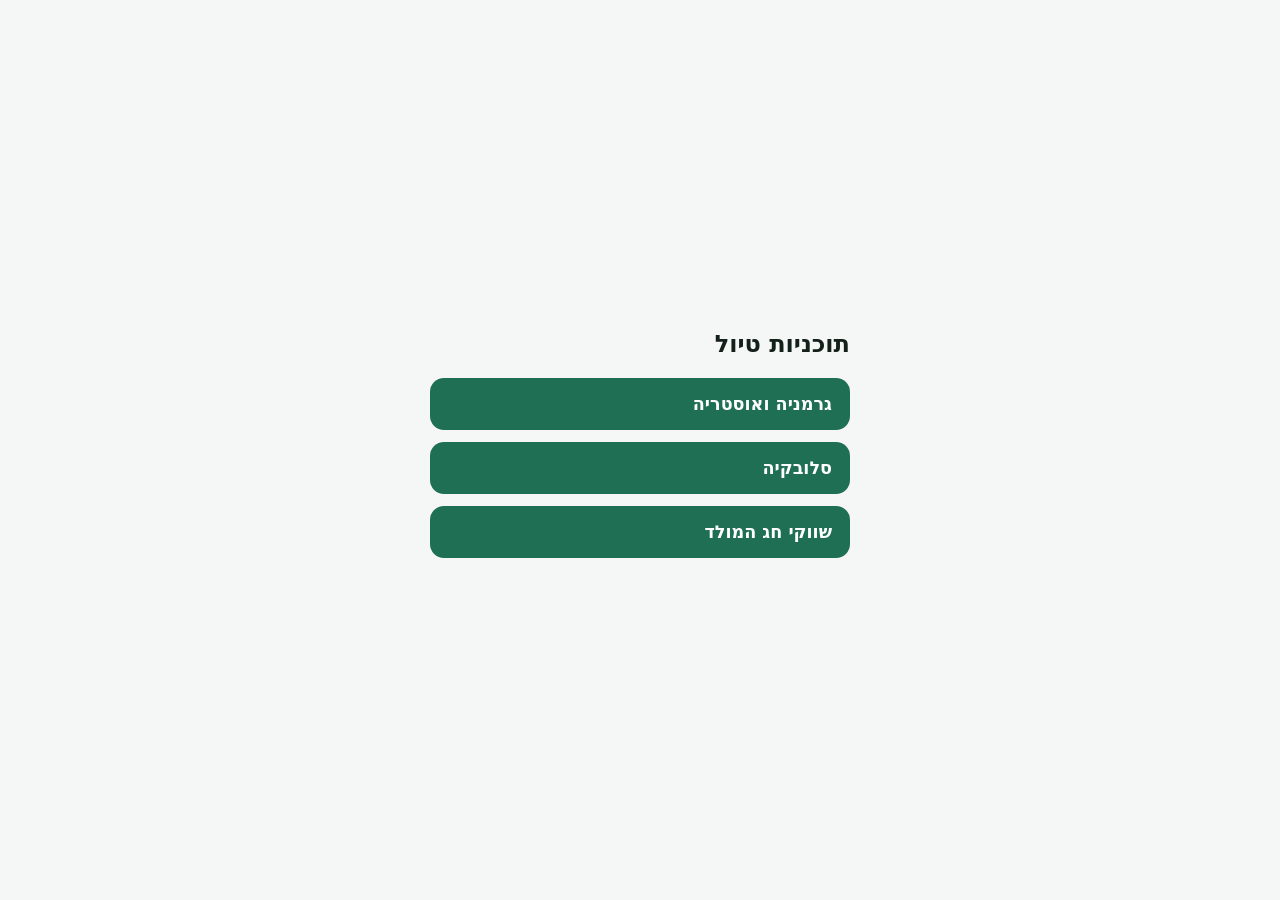
<file: index.html>
<!DOCTYPE html>
<html lang="he" dir="rtl">
<head>
<meta charset="utf-8">
<meta name="viewport" content="width=device-width, initial-scale=1">
<meta name="robots" content="noindex, nofollow">
<title>תוכניות טיול</title>
<style>
body{font-family:system-ui,-apple-system,"Segoe UI",Arial,sans-serif;margin:0;min-height:100vh;display:grid;place-items:center;background:#f4f7f5;color:#14201a}
main{padding:24px;max-width:420px;width:100%}
h1{font-size:1.5rem;margin:0 0 20px}
a{display:block;padding:16px 18px;margin:0 0 12px;border-radius:14px;background:#1f6f54;color:#fff;text-decoration:none;font-weight:700;font-size:1.1rem}
a:focus-visible{outline:3px solid #f4a261;outline-offset:2px}
</style>
</head>
<body>
<main>
<h1>תוכניות טיול</h1>
<a href="germany-austria/">גרמניה ואוסטריה</a>
<a href="slovakia/">סלובקיה</a>
<a href="christmas-markets/">שווקי חג המולד</a>
</main>
</body>
</html>
</file>
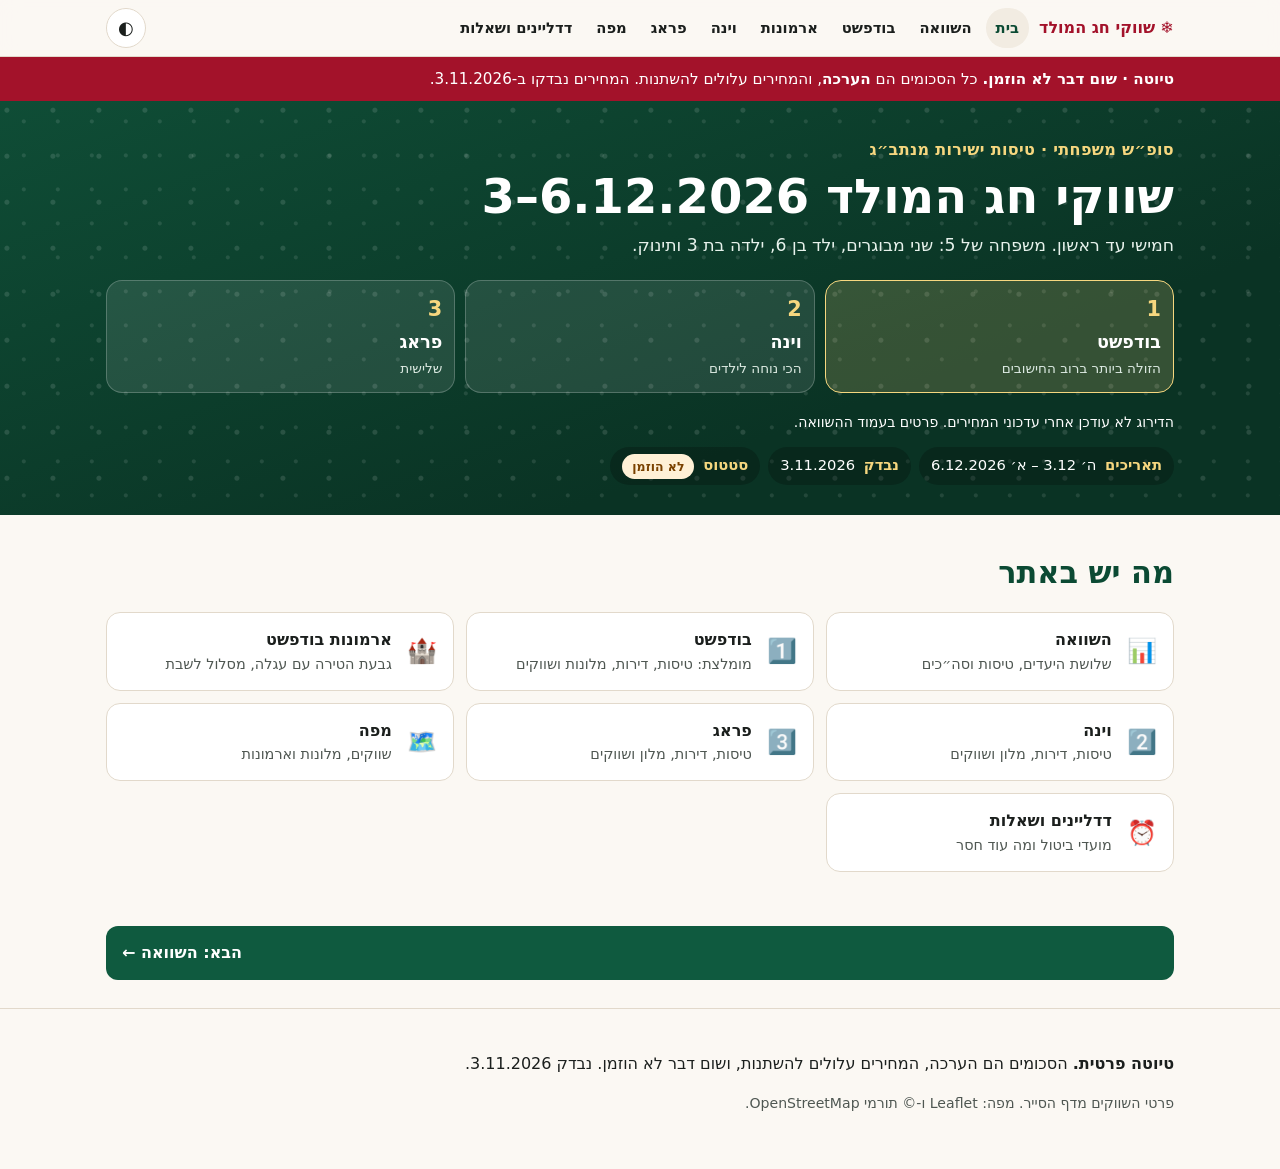
<file: christmas-markets/index.html>
<!DOCTYPE html>
<html lang="he" dir="rtl">
<head>
<meta charset="utf-8">
<meta name="viewport" content="width=device-width, initial-scale=1, viewport-fit=cover">
<meta name="robots" content="noindex, nofollow, noarchive">
<meta name="color-scheme" content="light dark">
<meta name="theme-color" content="#0f3d2e">
<title>שווקי חג המולד · 3–6.12.2026 · טיוטה</title>
<link rel="stylesheet" href="vendor/leaflet.css">
<link rel="stylesheet" href="style.css">
</head>
<body>

<header class="topbar">
  <div class="wrap topbar-in">
    <a class="brand" href="#/home" aria-label="לעמוד הבית"><span aria-hidden="true">❄</span> שווקי חג המולד</a>
    <nav aria-label="ניווט ראשי">
      <ul class="nav">
        <li><a href="#/home">בית</a></li>
        <li><a href="#/compare">השוואה</a></li>
        <li><a href="#/budapest">בודפשט</a></li>
        <li><a href="#/palaces">ארמונות</a></li>
        <li><a href="#/vienna">וינה</a></li>
        <li><a href="#/prague">פראג</a></li>
        <li><a href="#/map">מפה</a></li>
        <li><a href="#/todo">דדליינים ושאלות</a></li>
      </ul>
    </nav>
    <button class="theme" id="themeBtn" type="button" aria-label="החלפת מצב כהה/בהיר"><span aria-hidden="true">◐</span></button>
  </div>
</header>

<div class="draft-banner" role="note">
  <div class="wrap">
    <strong>טיוטה · שום דבר לא הוזמן.</strong>
    כל הסכומים הם <strong>הערכה</strong>, והמחירים עלולים להשתנות. המחירים נבדקו ב-<time datetime="2026-11-03">3.11.2026</time>.
  </div>
</div>

<main id="main" tabindex="-1">
  <section class="hero" id="top" data-page="home" data-title="בית" aria-labelledby="hero-title">
    <div class="wrap">
      <p class="eyebrow">סופ״ש משפחתי · טיסות ישירות מנתב״ג</p>
      <h1 id="hero-title">שווקי חג המולד <span class="nowrap"><bdi class="n">3–6.12.2026</bdi></span></h1>
      <p class="lead">חמישי עד ראשון. משפחה של 5: שני מבוגרים, ילד בן 6, ילדה בת 3 ותינוק.</p>
      <ol class="podium" aria-label="דירוג היעדים">
        <li class="p1"><a href="#/budapest"><span class="rank">1</span><span class="city">בודפשט</span><span class="why">הזולה ביותר ברוב החישובים</span></a></li>
        <li class="p2"><a href="#/vienna"><span class="rank">2</span><span class="city">וינה</span><span class="why">הכי נוחה לילדים</span></a></li>
        <li class="p3"><a href="#/prague"><span class="rank">3</span><span class="city">פראג</span><span class="why">שלישית</span></a></li>
      </ol>
      <p class="small">הדירוג לא עודכן אחרי עדכוני המחירים. פרטים בעמוד ההשוואה.</p>
      <ul class="facts">
        <li><span class="k">תאריכים</span> ה׳ <bdi class="n">3.12</bdi> – א׳ <bdi class="n">6.12.2026</bdi></li>
        <li><span class="k">נבדק</span> <bdi class="n">3.11.2026</bdi></li>
        <li><span class="k">סטטוס</span> <span class="badge warn">לא הוזמן</span></li>
      </ul>
    </div>
  </section>

  <section id="home-menu" data-page="home" data-title="בית" class="block" aria-labelledby="menu-title">
    <div class="wrap">
      <h2 id="menu-title">מה יש באתר</h2>
      <ul class="menu-tiles">
        <li><a href="#/compare"><span class="ico" aria-hidden="true">📊</span><span class="t">השוואה</span><span class="d">שלושת היעדים, טיסות וסה״כים</span></a></li>
        <li><a href="#/budapest"><span class="ico" aria-hidden="true">1️⃣</span><span class="t">בודפשט</span><span class="d">מומלצת: טיסות, דירות, מלונות ושווקים</span></a></li>
        <li><a href="#/palaces"><span class="ico" aria-hidden="true">🏰</span><span class="t">ארמונות בודפשט</span><span class="d">גבעת הטירה עם עגלה, מסלול לשבת</span></a></li>
        <li><a href="#/vienna"><span class="ico" aria-hidden="true">2️⃣</span><span class="t">וינה</span><span class="d">טיסות, דירות, מלון ושווקים</span></a></li>
        <li><a href="#/prague"><span class="ico" aria-hidden="true">3️⃣</span><span class="t">פראג</span><span class="d">טיסות, דירות, מלון ושווקים</span></a></li>
        <li><a href="#/map"><span class="ico" aria-hidden="true">🗺️</span><span class="t">מפה</span><span class="d">שווקים, מלונות וארמונות</span></a></li>
        <li><a href="#/todo"><span class="ico" aria-hidden="true">⏰</span><span class="t">דדליינים ושאלות</span><span class="d">מועדי ביטול ומה עוד חסר</span></a></li>
      </ul>
    </div>
  </section>

  <section id="compare" data-page="compare" data-title="השוואה" class="block" aria-labelledby="compare-title">
    <div class="wrap">
      <h2 id="compare-title">השוואת יעדים</h2>
      <h3>חבילה עם מזוודות + Airbnb: סה״כ עדכני לכל המשפחה <span class="badge ok">עדכני</span></h3>
      <p class="note"><strong>מה כלול:</strong> כל סה״כ כולל טיסות, טרולי, 2 מזוודות רשומות הלוך וחזור ו-3 לילות בדירת Airbnb. נבדק <bdi class="n">3.11</bdi> <bdi class="n">21:42–21:49</bdi> (שעון ישראל). כשמופיעים שני מחירי דירה, הנחנו שהסדר הוא <bdi class="n">3–6.12</bdi> / <bdi class="n">4–7.12</bdi>. ביטול חינם לא נבדק באף דירה. מקור: מנהל שווקי חג המולד. שום דבר לא הוזמן. זו קבוצה נפרדת מדירות Booking שלמטה, ואין לחבר ביניהן.</p>
      <p class="note"><strong>על הדירוג:</strong> הדירוג 1-2-3 לא עודכן אחרי עדכוני המחירים. בודפשט הזולה ביותר עם מלון (גיבוי) (כ-<bdi class="n">₪12,640</bdi>) ובחבילה עם מזוודות + Airbnb עם Wizz (<bdi class="n">$2,440–3,332</bdi>). בקבוצת טיסות בלבד + דירת Booking, וינה (כ-<bdi class="n">₪9,390</bdi>) זולה מעט מבודפשט (כ-<bdi class="n">₪9,640</bdi>).</p>
      <p class="small muted">תיוג: <span class="badge ok">מאומת</span> נבדק ישירות · <span class="badge calc">מחושב</span> חושב מהמחירים שנמצאו · <span class="badge warn">הערכה</span> הערכה · <span class="badge calc">מחושב/הערכה</span> חלק מחושב וחלק משוער. תאריך חלופי <bdi class="n">4–7.12</bdi>: לטיסות בלבד, אין נתוני שווקים ל-<bdi class="n">7.12</bdi>.</p>
      <div class="table-wrap">
      <table class="cmp cmp-now">
        <caption class="sr-only">סה״כ עדכני כולל כבודה ולינה</caption>
        <thead><tr><th scope="col">יעד וחברה</th><th scope="col"><bdi class="n">3–6.12</bdi></th><th scope="col"><bdi class="n">4–7.12</bdi> (תאריך חלופי)</th><th scope="col">סטטוס</th><th scope="col">הערות ומקור</th></tr></thead>
        <tbody>
          <tr>
            <th scope="row" data-label="יעד וחברה">בודפשט · Wizz + דירה</th>
            <td data-label="3–6.12"><span><strong><bdi class="n">$2,440–3,332</bdi></strong><br><small>דירה: <a class="link small" href="https://www.airbnb.com/rooms/1024294824274953717" target="_blank" rel="noopener noreferrer"><bdi dir="ltr">2 BR–2 Queen beds</bdi> ↗</a> · <bdi class="n">$482</bdi> <small class="muted">(ייתכן מס עירוני נוסף)</small></small><br><small class="muted">נבדק <bdi class="n">3.11</bdi> <bdi class="n">21:42–21:49</bdi> (שעון ישראל)</small></span></td>
            <td data-label="4–7.12 (תאריך חלופי)"><span><strong><bdi class="n">$2,479–3,371</bdi></strong><br><small>דירה: <a class="link small" href="https://www.airbnb.com/rooms/1015793926324007119" target="_blank" rel="noopener noreferrer"><bdi dir="ltr">New Duplex Luxury Loft Suite</bdi> ↗</a> · <bdi class="n">$477</bdi> <small class="muted">(ייתכן מס עירוני נוסף)</small></small><br><small>מדרגות בתוך הדירה</small><br><small class="muted">נבדק <bdi class="n">3.11</bdi> <bdi class="n">21:42–21:49</bdi> (שעון ישראל)</small></span></td>
            <td data-label="סטטוס"><span><span class="badge calc">מחושב/הערכה</span></span></td>
            <td data-label="הערות ומקור"><span>טווח, כי מחירי המזוודות וה-Priority מוצגים רק בתהליך ההזמנה</span></td>
          </tr>
          <tr>
            <th scope="row" data-label="יעד וחברה">בודפשט · Wizz + Apaczai 17</th>
            <td data-label="3–6.12"><span><strong><bdi class="n">$2,793–3,685</bdi></strong><br><small>דירה: <a class="link small" href="https://www.airbnb.com/rooms/29383859" target="_blank" rel="noopener noreferrer"><bdi dir="ltr">Apaczai 17 (Airbnb)</bdi> ↗</a> · <bdi class="n">$835</bdi> <small class="muted">(ייתכן מס עירוני נוסף)</small></small><br><small class="muted">נבדק <bdi class="n">3.11</bdi> <bdi class="n">21:42–21:49</bdi> (שעון ישראל)</small></span></td>
            <td data-label="4–7.12 (תאריך חלופי)"><span><strong><bdi class="n">$2,868–3,760</bdi></strong><br><small>דירה: <a class="link small" href="https://www.airbnb.com/rooms/29383859" target="_blank" rel="noopener noreferrer"><bdi dir="ltr">Apaczai 17 (Airbnb)</bdi> ↗</a> · <bdi class="n">$866</bdi> <small class="muted">(ייתכן מס עירוני נוסף)</small></small><br><small class="muted">נבדק <bdi class="n">3.11</bdi> <bdi class="n">21:42–21:49</bdi> (שעון ישראל)</small></span></td>
            <td data-label="סטטוס"><span><span class="badge calc">מחושב/הערכה</span></span></td>
            <td data-label="הערות ומקור"><span>טווח, כי מחירי המזוודות וה-Priority מוצגים רק בתהליך ההזמנה. זה מחיר Apaczai 17 ב-Airbnb, לא מחיר Booking</span></td>
          </tr>
          <tr>
            <th scope="row" data-label="יעד וחברה">בודפשט · Bluebird + דירה</th>
            <td data-label="3–6.12"><span><strong>עד <bdi class="n">$3,087</bdi></strong><br><small class="muted">דירה: לא צוין איזו</small><br><small>כולל מושב לתינוק (גבול עליון)</small><br><small class="muted">נבדק <bdi class="n">3.11</bdi> <bdi class="n">21:42–21:49</bdi> (שעון ישראל)</small></span></td>
            <td data-label="4–7.12 (תאריך חלופי)"><span><span class="muted">לא מפורסם, כנראה לא כולל תינוק</span></span></td>
            <td data-label="סטטוס"><span><span class="badge calc">מחושב</span></span></td>
            <td data-label="הערות ומקור"><span>לא צוין איזו דירה נכללת. <a class="link small" href="https://www.bluebirdair.com/Travel-information/Baggage-allowance" target="_blank" rel="noopener noreferrer">מדיניות כבודה Bluebird ↗</a></span></td>
          </tr>
          <tr>
            <th scope="row" data-label="יעד וחברה">וינה · Austrian + דירה</th>
            <td data-label="3–6.12"><span><strong><bdi class="n">$2,959–3,026</bdi></strong><br><small>דירה: <a class="link small" href="https://www.airbnb.com/rooms/1809321346840265123" target="_blank" rel="noopener noreferrer"><bdi dir="ltr">Bright 2BR Near Rennweg</bdi> ↗</a> · <bdi class="n">$880</bdi> <small class="muted">(ייתכן מס עירוני נוסף)</small></small><br><small class="muted">נבדק <bdi class="n">3.11</bdi> <bdi class="n">21:42–21:49</bdi> (שעון ישראל)</small></span></td>
            <td data-label="4–7.12 (תאריך חלופי)"><span><strong><bdi class="n">$2,977–3,044</bdi></strong><br><small>דירה: <a class="link small" href="https://www.airbnb.com/rooms/1809321346840265123" target="_blank" rel="noopener noreferrer"><bdi dir="ltr">Bright 2BR Near Rennweg</bdi> ↗</a> · <bdi class="n">$898</bdi> <small class="muted">(ייתכן מס עירוני נוסף)</small></small><br><small class="muted">נבדק <bdi class="n">3.11</bdi> <bdi class="n">21:42–21:49</bdi> (שעון ישראל)</small></span></td>
            <td data-label="סטטוס"><span><span class="badge calc">מחושב</span></span></td>
            <td data-label="הערות ומקור"><span>בתוספת טרולים אם התעריף הוא Basic. מחירי הטיסה של Austrian מ-<bdi class="n">15:24</bdi>. <a class="link small" href="https://www.austrian.com/xx/en/excess-baggage" target="_blank" rel="noopener noreferrer">כבודה עודפת ↗</a> <a class="link small" href="https://www.austrian.com/us/en/plan/tariffs/economy-basic" target="_blank" rel="noopener noreferrer">Economy Basic ↗</a></span></td>
          </tr>
          <tr>
            <th scope="row" data-label="יעד וחברה">פראג · Smartwings + דירה</th>
            <td data-label="3–6.12"><span><strong><bdi class="n">≥$4,613</bdi></strong><br><small>דירה: <a class="link small" href="https://www.airbnb.com/rooms/20319401" target="_blank" rel="noopener noreferrer"><bdi dir="ltr">RAMOS APARTMENT ANDĚL</bdi> ↗</a> · <bdi class="n">$907</bdi> <small class="muted">(ייתכן מס עירוני נוסף)</small></small><br><small>פירוט: טיסות <bdi class="n">$3,511</bdi> (מאומת) + תינוק כ-<bdi class="n">$21</bdi> (הערכה) + מזוודות <bdi class="n">≥$174</bdi> (מחושב) + דירה <bdi class="n">$907</bdi> <small class="muted">(ייתכן מס עירוני נוסף)</small></small><br><small class="muted">נבדק <bdi class="n">3.11</bdi> <bdi class="n">21:42–21:49</bdi> (שעון ישראל)</small></span></td>
            <td data-label="4–7.12 (תאריך חלופי)"><span><strong><bdi class="n">≥$4,861</bdi></strong><br><small>דירה: <a class="link small" href="https://www.airbnb.com/rooms/20319401" target="_blank" rel="noopener noreferrer"><bdi dir="ltr">RAMOS APARTMENT ANDĚL</bdi> ↗</a> · <bdi class="n">$883</bdi> <small class="muted">(ייתכן מס עירוני נוסף)</small></small><br><small class="muted">נבדק <bdi class="n">3.11</bdi> <bdi class="n">21:42–21:49</bdi> (שעון ישראל)</small></span></td>
            <td data-label="סטטוס"><span><span class="badge warn">הערכה</span></span></td>
            <td data-label="הערות ומקור"><span>הסה״כ ל-3–6.12 כבר כולל את התינוק</span></td>
          </tr>
          <tr>
            <th scope="row" data-label="יעד וחברה">פראג · Israir + דירה</th>
            <td data-label="3–6.12"><span><strong><bdi class="n">$5,192</bdi></strong><br><small>דירה: <a class="link small" href="https://www.airbnb.com/rooms/20319401" target="_blank" rel="noopener noreferrer"><bdi dir="ltr">RAMOS APARTMENT ANDĚL</bdi> ↗</a> · <bdi class="n">$907</bdi> <small class="muted">(ייתכן מס עירוני נוסף)</small></small><br><small>פירוט: טיסה <bdi class="n">$3,785</bdi> + טרולים <bdi class="n">$240</bdi> + מזוודות <bdi class="n">$260</bdi> = <bdi class="n">$4,285</bdi>, ועוד דירה <bdi class="n">$907</bdi> <small class="muted">(ייתכן מס עירוני נוסף)</small></small><br><small class="muted">נבדק <bdi class="n">3.11</bdi> <bdi class="n">21:42–21:49</bdi> (שעון ישראל)</small></span></td>
            <td data-label="4–7.12 (תאריך חלופי)"><span><strong><bdi class="n">$6,798</bdi></strong><br><small>דירה: <a class="link small" href="https://www.airbnb.com/rooms/20319401" target="_blank" rel="noopener noreferrer"><bdi dir="ltr">RAMOS APARTMENT ANDĚL</bdi> ↗</a> · <bdi class="n">$883</bdi> <small class="muted">(ייתכן מס עירוני נוסף)</small></small><br><small>פירוט: טיסות <bdi class="n">$5,415</bdi> כולל התינוק (מאומת) + טרולים <bdi class="n">$240</bdi> + מזוודות <bdi class="n">$260</bdi> + דירה <bdi class="n">$883</bdi> <small class="muted">(ייתכן מס עירוני נוסף)</small></small><br><small class="muted">נבדק <bdi class="n">3.11</bdi> <bdi class="n">21:42–21:49</bdi> (שעון ישראל)</small></span></td>
            <td data-label="סטטוס"><span><span class="badge calc">מחושב</span></span></td>
            <td data-label="הערות ומקור"><span>אותה דירה כמו בשורת Smartwings</span></td>
          </tr>
        </tbody>
      </table>
      </div>
      <div class="cards" style="margin-top:14px">
        <article class="card weather">
          <h4>Bluebird: כבודה וכללים</h4>
          <ul class="kv">
            <li><span class="k">כלול</span> רק תיק אישי עד <bdi class="n">4</bdi> ק״ג</li>
            <li><span class="k">טרולי</span> <bdi class="n">€25</bdi> באונליין, <bdi class="n">€33</bdi> בשדה</li>
            <li><span class="k">מזוודה <bdi class="n">20</bdi> ק״ג</span> <bdi class="n">€52</bdi> באונליין, <bdi class="n">€99</bdi> בשדה</li>
            <li><span class="k">עגלה</span> נמסרת בפתח המטוס</li>
            <li><span class="k">ביטול</span> הכרטיסים לא ניתנים להחזר, חוץ מזכות הביטול החוקית של <bdi class="n">14</bdi> יום, או תוספת Refund Your Ticket (<bdi class="n">90%</bdi> החזר, אפשר לקנות רק בזמן ההזמנה)</li>
            <li><span class="k">דייקנות</span> <bdi class="n">28.7%</bdi> טיסות בזמן בנתב״ג · <a class="link small" href="https://www.tlvflights.com/airlines/BZ/" target="_blank" rel="noopener noreferrer">tlvflights ↗</a></li>
          </ul>
          <a class="link small" href="https://www.bluebirdair.com/Travel-information/Baggage-allowance" target="_blank" rel="noopener noreferrer">מדיניות כבודה Bluebird ↗</a>
        </article>
      </div>

      <h3>נתון קודם: טיסות בלבד + דירת Booking (בלי כבודה רשומה)</h3>
      <p class="note"><strong>נתון קודם:</strong> הסה״כים בטבלה הזו <strong>לא כוללים מזוודות רשומות</strong>, ולכן הם נמוכים מהסה״כ העדכני. הם נשארים להשוואת הדירות והמלונות.</p>
      <p class="note"><strong>טיסות:</strong> שעות מקומיות, המראה→נחיתה. מקור: Google Flights, הלוך-חזור ל-5 כולל התינוק, בלי מזוודה רשומה.</p>
      <p class="note"><strong>דירות:</strong> מקור Booking, נבדק בזמן אמת ב-<bdi class="n">3.11.2026</bdi>, ל-3 לילות <bdi class="n">3–6.12</bdi> כולל מסים. בכל הדירות יש מטבח, עריסה לפי בקשה וביטול חינם, והן במרחק של עד <bdi class="n">1.5</bdi> ק״מ מהשוק. מעלית מצוינת רק איפה שנכתב במודעה. לא הוזמן. דירות הן האפשרות המועדפת, מלונות כגיבוי.</p>
      <p class="note"><strong>הערכה:</strong> הסה״כים משוערים, לא סופיים, ועלולים להשתנות. שום דבר לא הוזמן. הסה״כ הראשי הוא טיסות הלוך-חזור לכל המשפחה + דירה ל-3 לילות, <strong>לא כולל מזוודות, אוכל ואטרקציות</strong>. החלופה עם מלון (גיבוי) כוללת גם הקצבה משוערת לתחבורה, אוכל ואטרקציות (הפירוט המדויק עוד ממתין). שערים: <bdi class="n">$1=₪3.152</bdi>, <bdi class="n">€1=₪3.52</bdi>, <bdi class="n">€1≈365 HUF</bdi></p>
      <div class="table-wrap">
      <table class="cmp">
        <caption class="sr-only">השוואה בין בודפשט, וינה ופראג</caption>
        <thead><tr><th scope="col">יעד</th><th scope="col">טיסות</th><th scope="col">דירת Booking</th><th scope="col">מלון (גיבוי)</th><th scope="col">שוק מרכזי</th><th scope="col">טיסות בלבד + דירת Booking (קודם)</th></tr></thead>
        <tbody>
          <tr class="rec">
            <th scope="row" data-label="יעד"><span class="rank-dot">1</span> בודפשט <span class="badge ok">מומלץ</span><br><small>הזולה ביותר ברוב החישובים</small></th>
            <td data-label="טיסות"><span>Bluebird <bdi class="n">BZ444</bdi> · עד <bdi class="n">$2,067</bdi> (כ-<bdi class="n">₪6,515</bdi>)<br><small class="muted">כולל מושב לתינוק. תינוק על הברכיים כנראה זול יותר, לא מאומת</small><span class="ftimes"><span>הלוך <bdi class="n">10:30→13:05</bdi></span><span>חזור <bdi class="n">14:05→18:20</bdi></span></span><a class="link small" href="https://www.google.com/travel/flights/search?tfs=CBwQAhoeEgoyMDI2LTEyLTAzagcIARIDVExWcgcIARIDQlVEGh4SCjIwMjYtMTItMDZqBwgBEgNCVURyBwgBEgNUTFZAAUABQAJAAkADSAFwAYIBCwj___________8BmAEB&amp;hl=en&amp;curr=USD" target="_blank" rel="noopener noreferrer">Google Flights ↗</a></span></td>
            <td data-label="דירת Booking"><span><strong>BP-EST Város</strong> · <bdi class="n">€888</bdi><br><small><bdi class="n">450</bdi> מ׳ מהשוק · <bdi class="n">71</bdi> מ״ר · <span class="nowrap">ביטול עד <bdi class="n">2.12</bdi></span></small><br><a class="link small" href="https://www.booking.com/hotel/hu/bp-est-varos.html?checkin=2026-12-03&amp;checkout=2026-12-06&amp;group_adults=2&amp;group_children=3&amp;age=6&amp;age=3&amp;age=0&amp;no_rooms=1" target="_blank" rel="noopener noreferrer">Booking ↗</a></span></td>
            <td data-label="מלון (גיבוי)"><span>Exe Budapest Center · <bdi class="n">€1,739</bdi> (כ-<bdi class="n">₪6,121</bdi>)</span></td>
            <td data-label="שוק מרכזי"><span>Vörösmarty + Advent Bazilika</span></td>
            <td data-label="טיסות בלבד + דירת Booking (קודם)"><span><strong>כ-<bdi class="n">₪9,640</bdi></strong><br><small>נתון קודם · טיסות בלבד + דירת Booking · הערכה</small><br><small class="muted">טיסות + מלון (גיבוי): כ-<bdi class="n">₪12,640</bdi></small><br><small class="muted">עם מלון והקצבה: כ-<bdi class="n">₪15,000–16,300</bdi></small></span></td>
          </tr>
          <tr>
            <th scope="row" data-label="יעד"><span class="rank-dot">2</span> וינה<br><small>הכי נוחה לילדים</small></th>
            <td data-label="טיסות"><span>Austrian · כ-<bdi class="n">$1,917</bdi> (כ-<bdi class="n">₪6,042</bdi>, כולל התינוק)<span class="ftimes"><span>הלוך <bdi class="n">OS80</bdi> <bdi class="n">15:40→18:25</bdi> או <bdi class="n">OS84</bdi> <bdi class="n">05:55→08:40</bdi></span><span>חזור <bdi class="n">10:20→14:45</bdi> או <bdi class="n">20:15→00:40</bdi></span></span><a class="link small" href="https://www.google.com/travel/flights/search?tfs=CBwQAhoeEgoyMDI2LTEyLTAzagcIARIDVExWcgcIARIDVklFGh4SCjIwMjYtMTItMDZqBwgBEgNWSUVyBwgBEgNUTFZAAUABQAJAAkADSAFwAYIBCwj___________8BmAEB&amp;hl=en&amp;curr=USD" target="_blank" rel="noopener noreferrer">Google Flights ↗</a></span></td>
            <td data-label="דירת Booking"><span><strong>Rothensteiner (אפרטהוטל)</strong> · <bdi class="n">€950</bdi><br><small><bdi class="n">1.1</bdi> ק״מ מהשוק · <bdi class="n">70</bdi> מ״ר · <span class="nowrap">ביטול עד <bdi class="n">19.11</bdi></span></small><br><a class="link small" href="https://www.booking.com/hotel/at/rothensteiner.html?checkin=2026-12-03&amp;checkout=2026-12-06&amp;group_adults=2&amp;group_children=3&amp;age=6&amp;age=3&amp;age=0&amp;no_rooms=1" target="_blank" rel="noopener noreferrer">Booking ↗</a></span></td>
            <td data-label="מלון (גיבוי)"><span>The Weekend Hotel · <bdi class="n">€2,198</bdi> (כ-<bdi class="n">₪7,740</bdi>)</span></td>
            <td data-label="שוק מרכזי"><span>Rathausplatz</span></td>
            <td data-label="טיסות בלבד + דירת Booking (קודם)"><span><strong>כ-<bdi class="n">₪9,390</bdi></strong><br><small>נתון קודם · טיסות בלבד + דירת Booking · הערכה</small><br><small class="muted">טיסות + מלון (גיבוי): כ-<bdi class="n">₪13,780</bdi></small><br><small class="muted">עם מלון והקצבה: כ-<bdi class="n">₪16,800–18,500</bdi></small></span></td>
          </tr>
          <tr>
            <th scope="row" data-label="יעד"><span class="rank-dot">3</span> פראג</th>
            <td data-label="טיסות"><span>Israir <bdi class="n">6H763</bdi> · <bdi class="n">$3,785</bdi> (כ-<bdi class="n">₪11,930</bdi>, כולל התינוק)<br><small class="muted">נבדק <bdi class="n">3.11</bdi> בערב (כ-<bdi class="n">21:42–21:49</bdi>, שעון ישראל)</small><span class="ftimes"><span>הלוך <bdi class="n">13:30→16:35</bdi></span><span>חזור <bdi class="n">13:20→18:00</bdi></span></span><a class="link small" href="https://www.google.com/travel/flights/search?tfs=CBwQAho_EgoyMDI2LTEyLTAzIh8KA1RMVhIKMjAyNi0xMi0wMxoDUFJHKgI2SDIDNzYzagcIARIDVExWcgcIARIDUFJHGh4SCjIwMjYtMTItMDZqBwgBEgNQUkdyBwgBEgNUTFZAAUABQAJAAkADSAFwAYIBCwj___________8BmAEB&amp;hl=en&amp;curr=USD" target="_blank" rel="noopener noreferrer">Google Flights ↗</a></span></td>
            <td data-label="דירת Booking"><span><strong>Aparthotel Rimska 14</strong> · <bdi class="n">€1,196</bdi><br><small><bdi class="n">1.4</bdi> ק״מ מהכיכר · <bdi class="n">43</bdi> מ״ר · <span class="nowrap">ביטול עד <bdi class="n">28.11</bdi></span></small><br><a class="link small" href="https://www.booking.com/hotel/cz/rimska-14-residence.html?checkin=2026-12-03&amp;checkout=2026-12-06&amp;group_adults=2&amp;group_children=3&amp;age=6&amp;age=3&amp;age=0&amp;no_rooms=1" target="_blank" rel="noopener noreferrer">Booking ↗</a></span></td>
            <td data-label="מלון (גיבוי)"><span>Residence BENE <bdi class="n">3*</bdi> · <bdi class="n">€1,438</bdi> (כ-<bdi class="n">₪5,062</bdi>, 3 לילות, כולל ארוחת בוקר)</span></td>
            <td data-label="שוק מרכזי"><span>כיכר העיר העתיקה וכיכר ואצלב</span></td>
            <td data-label="טיסות בלבד + דירת Booking (קודם)"><span><strong>כ-<bdi class="n">₪16,140</bdi></strong><br><small>נתון קודם · טיסות בלבד + דירת Booking · הערכה</small><br><small class="muted">טיסות + מלון (גיבוי): כ-<bdi class="n">₪16,990</bdi></small><br><small class="muted">עם מלון והקצבה: כ-<bdi class="n">₪19,200–20,300</bdi></small></span></td>
          </tr>
        </tbody>
      </table>
      </div>
    </div>
  </section>

  <section id="map-sec" data-page="map" data-title="מפה" class="block alt" aria-labelledby="map-title">
    <div class="wrap">
      <h2 id="map-title">מפה: שווקים, מלונות וארמונות</h2>
      <div class="seg" role="group" aria-label="בחירת עיר במפה">
        <button type="button" data-city="budapest" aria-pressed="true">בודפשט</button>
        <button type="button" data-city="vienna" aria-pressed="false">וינה</button>
        <button type="button" data-city="prague" aria-pressed="false">פראג</button>
      </div>
      <div id="map" class="map" role="region" aria-label="מפה אינטראקטיבית"></div>
      <p class="legend"><span class="dot m"></span> שוק <span class="dot h"></span> מלון <span class="dot c"></span> ארמונות ואטרקציות <span class="dot w"></span> יום קר</p>
      <p class="small muted">המיקומים נלקחו מ-OpenStreetMap (חיפוש Nominatim לפי שם המקום, <bdi class="n">3.11.2026</bdi>). מפה: © תורמי OpenStreetMap.</p>
    </div>
  </section>

  <!-- BUDAPEST -->
  <section id="budapest" data-page="budapest" data-title="בודפשט" class="block city" aria-labelledby="bud-title">
    <div class="wrap">
      <header class="city-head"><span class="rank-big">1</span><div><h2 id="bud-title">בודפשט</h2><p class="muted">הזולה ביותר ברוב החישובים · ראו הערה על הדירוג</p></div></header>

      <div class="total now">
        <span>חבילה עם מזוודות + Airbnb · בודפשט <span class="badge ok">עדכני</span></span>
        <small><strong>Wizz + דירה:</strong> <bdi class="n">3–6.12</bdi> <bdi class="n">$2,440–3,332</bdi> (<bdi dir="ltr">2 BR–2 Queen beds</bdi>, <bdi class="n">$482</bdi> <small class="muted">(ייתכן מס עירוני נוסף)</small>) · <bdi class="n">4–7.12</bdi> (תאריך חלופי) <bdi class="n">$2,479–3,371</bdi> (<bdi dir="ltr">New Duplex Luxury Loft Suite</bdi>, <bdi class="n">$477</bdi> <small class="muted">(ייתכן מס עירוני נוסף)</small>) <span class="badge calc">מחושב/הערכה</span><br>טווח, כי מחירי המזוודות וה-Priority מוצגים רק בתהליך ההזמנה</small>
        <small><strong>Wizz + <bdi dir="ltr">Apaczai 17 (Airbnb)</bdi>:</strong> <bdi class="n">3–6.12</bdi> <bdi class="n">$2,793–3,685</bdi> (<bdi class="n">$835</bdi> <small class="muted">(ייתכן מס עירוני נוסף)</small>) · <bdi class="n">4–7.12</bdi> <bdi class="n">$2,868–3,760</bdi> (<bdi class="n">$866</bdi> <small class="muted">(ייתכן מס עירוני נוסף)</small>) <span class="badge calc">מחושב/הערכה</span></small>
        <small><strong>Bluebird + דירה:</strong> <bdi class="n">3–6.12</bdi> עד <bdi class="n">$3,087</bdi>, כולל מושב לתינוק (גבול עליון) · <bdi class="n">4–7.12</bdi>: לא מפורסם, כנראה לא כולל תינוק <span class="badge calc">מחושב</span><br>לא צוין איזו דירה נכללת</small>
        <small>כל סה״כ כולל טיסות, טרולי, 2 מזוודות רשומות הלוך וחזור ו-3 לילות בדירת Airbnb. נבדק <bdi class="n">3.11</bdi> <bdi class="n">21:42–21:49</bdi> (שעון ישראל). ביטול חינם לא נבדק באף דירה. נפרד מדירות Booking, אין לחבר ביניהן. לא הוזמן.</small>
      </div>

      <h3>דירות Airbnb (בחבילה עם מזוודות)</h3>
      <div class="cards">
        <article class="card">
          <h4><bdi dir="ltr">2 BR–2 Queen beds</bdi></h4>
          <ul class="kv">
            <li><span class="k">תאריכים ומחיר</span> <bdi class="n">3–6.12</bdi>: <bdi class="n">$482</bdi> <small class="muted">(ייתכן מס עירוני נוסף)</small></li>
            <li><span class="k">מעלית</span> <span class="muted">לא צוין</span></li>
            <li><span class="k">עריסה</span> <span class="muted">לא צוין</span></li>
            <li><span class="k">גישה לעגלה</span> <span class="muted">לא נבדק</span></li>
            <li><span class="k">ביטול חינם</span> <span class="muted">לא נבדק</span></li>
            <li><span class="k">נבדק</span> <bdi class="n">3.11</bdi> <bdi class="n">21:42–21:49</bdi> (שעון ישראל)</li>
          </ul>
          <a class="btn" href="https://www.airbnb.com/rooms/1024294824274953717" target="_blank" rel="noopener noreferrer">ב-Airbnb ↗</a>
        </article>
        <article class="card">
          <h4><bdi dir="ltr">New Duplex Luxury Loft Suite</bdi></h4>
          <ul class="kv">
            <li><span class="k">תאריכים ומחיר</span> <bdi class="n">4–7.12</bdi>: <bdi class="n">$477</bdi> <small class="muted">(ייתכן מס עירוני נוסף)</small></li>
            <li><span class="k">מדרגות</span> יש מדרגות בתוך הדירה</li>
            <li><span class="k">מעלית</span> <span class="muted">לא צוין</span></li>
            <li><span class="k">עריסה</span> <span class="muted">לא צוין</span></li>
            <li><span class="k">גישה לעגלה</span> <span class="muted">לא נבדק</span></li>
            <li><span class="k">ביטול חינם</span> <span class="muted">לא נבדק</span></li>
            <li><span class="k">נבדק</span> <bdi class="n">3.11</bdi> <bdi class="n">21:42–21:49</bdi> (שעון ישראל)</li>
          </ul>
          <a class="btn" href="https://www.airbnb.com/rooms/1015793926324007119" target="_blank" rel="noopener noreferrer">ב-Airbnb ↗</a>
        </article>
        <article class="card">
          <h4><bdi dir="ltr">Apaczai 17 (Airbnb)</bdi></h4>
          <ul class="kv">
            <li><span class="k">תאריכים ומחיר</span> <bdi class="n">3–6.12</bdi> / <bdi class="n">4–7.12</bdi>: <bdi class="n">$835</bdi> / <bdi class="n">$866</bdi> <small class="muted">(ייתכן מס עירוני נוסף)</small></li>
            <li><span class="k">הנחה</span> סדר המחירים לפי <bdi class="n">3–6.12</bdi> / <bdi class="n">4–7.12</bdi></li>
            <li><span class="k">הערה</span> אותו שם כמו דירת Booking ‏Apaczai 17 (<bdi class="n">€715</bdi>). נפרד מקבוצת Booking</li>
            <li><span class="k">מעלית</span> <span class="muted">לא צוין</span></li>
            <li><span class="k">עריסה</span> <span class="muted">לא צוין</span></li>
            <li><span class="k">גישה לעגלה</span> <span class="muted">לא נבדק</span></li>
            <li><span class="k">ביטול חינם</span> <span class="muted">לא נבדק</span></li>
            <li><span class="k">נבדק</span> <bdi class="n">3.11</bdi> <bdi class="n">21:42–21:49</bdi> (שעון ישראל)</li>
          </ul>
          <a class="btn" href="https://www.airbnb.com/rooms/29383859" target="_blank" rel="noopener noreferrer">ב-Airbnb ↗</a>
        </article>
      </div>


      <h3>טיסות (מחירים קודמים, בלי כבודה רשומה)</h3>
      <div class="cards">
        <article class="card">
          <h4>Bluebird · ישירה <span class="badge ok">מומלץ</span></h4>
          <ul class="kv">
            <li><span class="k">הלוך</span> <bdi class="n">10:30 → 13:05</bdi></li>
            <li><span class="k">חזור</span> <bdi class="n">14:05 → 18:20</bdi></li>
            <li><span class="k">טיסה בלבד</span> עד <bdi class="n">$2,067</bdi> (כ-<bdi class="n">₪6,515</bdi>). כולל מושב לתינוק. תינוק על הברכיים כנראה זול יותר, לא מאומת</li>
            <li><span class="k">טיסה</span> <bdi class="n">BZ444</bdi>, כולל התינוק, בלי מזוודה רשומה</li>
          </ul>
          <a class="link small" href="https://www.google.com/travel/flights/search?tfs=CBwQAhoeEgoyMDI2LTEyLTAzagcIARIDVExWcgcIARIDQlVEGh4SCjIwMjYtMTItMDZqBwgBEgNCVURyBwgBEgNUTFZAAUABQAJAAkADSAFwAYIBCwj___________8BmAEB&amp;hl=en&amp;curr=USD" target="_blank" rel="noopener noreferrer">חיפוש הלוך-חזור ל-5 ↗</a>
          <a class="btn" href="https://www.google.com/travel/flights/search?tfs=CBwQAhpBEgoyMDI2LTEyLTAzIh8KA1RMVhIKMjAyNi0xMi0wMxoDQlVEKgJCWjIDNDQ0KABqBwgBEgNUTFZyBwgBEgNCVUQaIBIKMjAyNi0xMi0wNigAagcIARIDQlVEcgcIARIDVExWQAFAAUACQAJAA0gBcAGCAQsI____________AZgBAQ&amp;hl=en&amp;curr=USD" target="_blank" rel="noopener noreferrer">לחיפוש ב-Google Flights ↗</a>
        </article>
        <article class="card">
          <h4>Wizz · חלופה זולה</h4>
          <ul class="kv">
            <li><span class="k">טיסה בלבד</span> <bdi class="n">$1,780</bdi> (כ-<bdi class="n">₪5,611</bdi>), במחיר הזול ביותר</li>
            <li><span class="k">תוספות</span> <bdi class="n">€35</bdi> לטיסה על התינוק, ו-Priority של <bdi class="n">€10–60</bdi> לנוסע לטיסה</li>
            <li><span class="k">בשעות יום</span> הלוך <bdi class="n">10:10→12:45</bdi>, חזור <bdi class="n">14:20→18:35</bdi>, <bdi class="n">$2,877</bdi> (כ-<bdi class="n">₪9,068</bdi>)</li>
            <li><span class="k">הכי זול</span> <bdi class="n">$1,780</bdi>: הלוך בערב <bdi class="n">19:30</bdi>, חזור <bdi class="n">05:00→09:15</bdi></li>
            <li><span class="k">כבודה</span> בלי Priority רק תיק מתחת למושב. מחיר ה-Priority לא מוצג</li>
          </ul>
          <a class="btn" href="https://www.wizzair.com/en-gb/booking/select-flight/TLV/BUD/2026-12-03/2026-12-06/2/2/1" target="_blank" rel="noopener noreferrer">ב-Wizz Air ↗</a>
        </article>
        <article class="card weather">
          <h4>Bluebird: כבודה וכללים</h4>
          <ul class="kv">
            <li><span class="k">כלול</span> רק תיק אישי עד <bdi class="n">4</bdi> ק״ג</li>
            <li><span class="k">טרולי</span> <bdi class="n">€25</bdi> באונליין, <bdi class="n">€33</bdi> בשדה</li>
            <li><span class="k">מזוודה <bdi class="n">20</bdi> ק״ג</span> <bdi class="n">€52</bdi> באונליין, <bdi class="n">€99</bdi> בשדה</li>
            <li><span class="k">עגלה</span> נמסרת בפתח המטוס</li>
            <li><span class="k">ביטול</span> הכרטיסים לא ניתנים להחזר, חוץ מזכות הביטול החוקית של <bdi class="n">14</bdi> יום, או תוספת Refund Your Ticket (<bdi class="n">90%</bdi> החזר, אפשר לקנות רק בזמן ההזמנה)</li>
            <li><span class="k">דייקנות</span> <bdi class="n">28.7%</bdi> טיסות בזמן בנתב״ג · <a class="link small" href="https://www.tlvflights.com/airlines/BZ/" target="_blank" rel="noopener noreferrer">tlvflights ↗</a></li>
          </ul>
          <a class="link small" href="https://www.bluebirdair.com/Travel-information/Baggage-allowance" target="_blank" rel="noopener noreferrer">מדיניות כבודה Bluebird ↗</a>
        </article>
      </div>

      <h3>דירות Booking עם מטבח (לנתון הקודם: טיסות בלבד + דירת Booking)</h3>
      <p class="note"><strong>דירות:</strong> מקור Booking, נבדק בזמן אמת ב-<bdi class="n">3.11.2026</bdi>, ל-3 לילות <bdi class="n">3–6.12</bdi> כולל מסים. בכל הדירות יש מטבח, עריסה לפי בקשה וביטול חינם, והן במרחק של עד <bdi class="n">1.5</bdi> ק״מ מהשוק. מעלית מצוינת רק איפה שנכתב במודעה. לא הוזמן.</p>
      <div class="cards">
        <article class="card">
          <h4>BP-EST Város <span class="badge ok">בסה״כ המשוער</span></h4>
          <ul class="kv">
            <li><span class="k">מחיר</span> <strong><bdi class="n">€888</bdi></strong> ל-3 לילות, כולל מסים</li>
            <li><span class="k">מרחק</span> <bdi class="n">450</bdi> מ׳ מהשוק</li>
            <li><span class="k">חדרים</span> 2 חדרי שינה</li>
            <li><span class="k">גודל</span> <bdi class="n">71</bdi> מ״ר</li>
            <li><span class="k">מעלית</span> <span class="muted">לא צוין</span></li>
            <li><span class="k">דירוג</span> <bdi class="n">9.2</bdi></li>
            <li><span class="k">ביטול חינם</span> עד <bdi class="n">2.12</bdi></li>
          </ul>
          <a class="btn" href="https://www.booking.com/hotel/hu/bp-est-varos.html?checkin=2026-12-03&amp;checkout=2026-12-06&amp;group_adults=2&amp;group_children=3&amp;age=6&amp;age=3&amp;age=0&amp;no_rooms=1" target="_blank" rel="noopener noreferrer">לדירה ב-Booking ↗</a>
        </article>
        <article class="card">
          <h4>Apaczai 17</h4>
          <ul class="kv">
            <li><span class="k">מחיר</span> <strong><bdi class="n">€715</bdi></strong> ל-3 לילות, כולל מסים</li>
            <li><span class="k">מרחק</span> <bdi class="n">200</bdi> מ׳ מהשוק</li>
            <li><span class="k">חדרים</span> <span class="muted">לא צוין</span></li>
            <li><span class="k">גודל</span> <bdi class="n">39</bdi> מ״ר</li>
            <li><span class="k">מעלית</span> <span class="muted">לא צוין</span></li>
            <li><span class="k">דירוג</span> <span class="muted">לא צוין</span></li>
            <li><span class="k">ביטול חינם</span> עד <bdi class="n">19.11</bdi></li>
          </ul>
          <a class="btn" href="https://www.booking.com/hotel/hu/apaczai-17-cozy-elegance-near-chain-bridge.html?checkin=2026-12-03&amp;checkout=2026-12-06&amp;group_adults=2&amp;group_children=3&amp;age=6&amp;age=3&amp;age=0&amp;no_rooms=1" target="_blank" rel="noopener noreferrer">לדירה ב-Booking ↗</a>
        </article>
      </div>

      <h3>מלונות (גיבוי)</h3>
      <div class="cards">
        <article class="card">
          <h4>Exe Budapest Center <span class="stars" aria-label="4 כוכבים">★★★★</span> <span class="badge ok">קרוב לשוק</span></h4>
          <p class="cancel"><span aria-hidden="true">⏰</span> ביטול חינם עד <strong><bdi class="n">1.12</bdi></strong></p>
          <ul class="kv">
            <li><span class="k">חדר</span> סוויטה 83 מ״ר, 2 חדרי שינה</li>
            <li><span class="k">מיקום</span> 700 מ׳ מ-Vörösmarty</li>
            <li><span class="k">מחיר</span> <bdi class="n">€1,739</bdi> (כ-<bdi class="n">₪6,121</bdi>) ל-3 לילות</li>
          </ul>
          <a class="btn" href="https://www.booking.com/hotel/hu/eurostars-budapest-center.html?checkin=2026-12-03&amp;checkout=2026-12-06&amp;group_adults=2&amp;group_children=3&amp;age=6&amp;age=3&amp;age=0&amp;no_rooms=1" target="_blank" rel="noopener noreferrer">ב-Booking ↗</a>
        </article>
        <article class="card">
          <h4>Hotel Amadeus <span class="stars" aria-label="3 כוכבים">★★★</span> <span class="badge">חסכוני</span></h4>
          <p class="cancel"><span aria-hidden="true">⏰</span> ביטול חינם עד <strong><bdi class="n">28.11</bdi></strong></p>
          <ul class="kv">
            <li><span class="k">מיקום</span> <bdi class="n">6.4</bdi> ק״מ מהמרכז</li>
            <li><span class="k">מחיר</span> <bdi class="n">€322</bdi> (כ-<bdi class="n">₪1,130</bdi>) ל-3 לילות</li>
          </ul>
          <a class="btn" href="https://www.booking.com/hotel/hu/amadeus.html?checkin=2026-12-03&amp;checkout=2026-12-06&amp;group_adults=2&amp;group_children=3&amp;age=6&amp;age=3&amp;age=0&amp;no_rooms=1" target="_blank" rel="noopener noreferrer">ב-Booking ↗</a>
        </article>
      </div>

      <h3>שווקים</h3>
      <div class="cards">
        <article class="card">
          <h4>Vörösmarty Classic Xmas</h4>
          <ul class="kv">
            <li><span class="k">תאריכים</span> <bdi class="n">13.11–31.12.2026</bdi></li>
            <li><span class="k">שעות</span> ב׳–ה׳ וא׳ <bdi class="n">11:00–21:00</bdi>, ו׳–ש׳ <bdi class="n">11:00–22:00</bdi></li>
            <li><span class="k">לילדים</span> רכבת ילדים חינם: ב׳–ו׳ <bdi class="n">14:00–20:00</bdi>, סופ״ש <bdi class="n">11:00–20:00</bdi> <small class="muted">(בעמוד כתוב 11p.m., כנראה טעות דפוס)</small></li>
            <li><span class="k">עגלה</span> הכי שקט בחמישי–שישי <bdi class="n">11:00–14:00</bdi> <span class="badge warn">מקור לא רשמי</span></li>
            <li><span class="k">אוכל</span> צמחוני בשוק: לאנגוש (פשוט או עם גבינה ושמנת), מנות תפוחי אדמה, ירקות מאודים ופולנטה עם גבינת כבשים, לפי תפריט השוק</li>
          </ul>
          <a class="btn" href="https://vorosmartyclassicxmas.hu/en/opening-hours/" target="_blank" rel="noopener noreferrer">שעות פתיחה ↗</a>
          <a class="link small" href="https://yourcitybudapest.com/christmas/vorosmarty/" target="_blank" rel="noopener noreferrer">עגלה ועומסים ↗</a>
          <a class="link small" href="https://vorosmartyclassicxmas.hu/programok/" target="_blank" rel="noopener noreferrer">תפריט ↗</a>
        </article>
        <article class="card">
          <h4>Advent Bazilika (כיכר סנט איסטוואן)</h4>
          <ul class="kv">
            <li><span class="k">תאריכים</span> <bdi class="n">13.11.2026–1.1.2027</bdi></li>
            <li><span class="k">שעות</span> א׳–ה׳ <bdi class="n">11:00–22:00</bdi>, ו׳–ש׳ <bdi class="n">11:00–23:00</bdi></li>
            <li><span class="k">מופע</span> מופע אורות על חזית הבזיליקה מ-<bdi class="n">17:30</bdi>. משטח הקרח לא חזר מאז 2024</li>
            <li><span class="k">שילוב</span> קרוב ל-Vörösmarty, ושניהם במרכז פשט, כך שאפשר לשלב ביום אחד</li>
          </ul>
          <a class="btn" href="https://adventbazilika.hu/nyitvatartas" target="_blank" rel="noopener noreferrer">שעות פתיחה ↗</a>
          <a class="link small" href="https://yourcitybudapest.com/christmas/advent-bazilika/" target="_blank" rel="noopener noreferrer">מופע האורות ↗</a>
        </article>
        <article class="card">
          <h4>שווקים נוספים</h4>
          <ul class="kv">
            <li>Advent Óbudán, כיכר Fő tér: <bdi class="n">27.11–23.12.2026</bdi>. לפי שנים קודמות יש משטח קרח חינם ותוכניות משפחה בסופי שבוע</li>
            <li>שוק Gozsdu Udvar: <bdi class="n">4–23.12.2026</bdi></li>
            <li>Városháza Park ומשטח הקרח בפארק העירוני: תאריכי 2026 טרם פורסמו <span class="badge warn">לא ידוע</span></li>
          </ul>
          <a class="link small" href="https://hungaryunlocked.com/budapests-christmas-markets/" target="_blank" rel="noopener noreferrer">Hungary Unlocked ↗</a>
          <a class="link small" href="https://yourcitybudapest.com/christmas/markets/" target="_blank" rel="noopener noreferrer">Your City Budapest ↗</a>
          <a class="link small" href="https://yourcitybudapest.com/christmas/things-to-do/" target="_blank" rel="noopener noreferrer">רעיונות לילדים ↗</a>
        </article>
      </div>

      <div class="note">
        <p><strong>עגלה בשווקים:</strong> הכי שקט בחמישי–שישי <bdi class="n">11:00–14:00</bdi>. <span class="badge warn">מקור לא רשמי</span></p>
        <p>תחנת המטרו M1 ב-Vörösmarty <span class="tag carrier">מנשא בלבד, אפשר לדלג</span></p>
        <p><a class="link small" href="https://vorosmartyclassicxmas.hu/en/opening-hours/" target="_blank" rel="noopener noreferrer">Vörösmarty: שעות ↗</a> <a class="link small" href="https://adventbazilika.hu/nyitvatartas" target="_blank" rel="noopener noreferrer">הבזיליקה: שעות ↗</a></p>
      </div>

      <h3>ליום קר</h3>
      <div class="cards">
        <article class="card cold">
          <h4><span aria-hidden="true">🧪</span> Csodák Palotája (מוזיאון מדע)</h4>
          <ul class="kv">
            <li><span class="k">שעות</span> סופ״ש וחגים <bdi class="n">10:00–19:00</bdi>. ימי לימודים ב׳–ו׳ <bdi class="n">9:00–18:00</bdi></li>
            <li><span class="k">כתובת</span> Mátyás király út 24, צפון העיר (HÉV H5)</li>
          </ul>
          <a class="btn" href="https://www.csopa.hu/en/contact/" target="_blank" rel="noopener noreferrer">פרטים ושעות ↗</a>
          <a class="link small" href="https://www.csopa.hu/en/for-visitors-with-small-children/" target="_blank" rel="noopener noreferrer">מסלול לגיל הרך ונגישות לעגלות ↗</a>
          <a class="link small" href="https://hungaryunlocked.com/family-friendly-programmes-budapest/" target="_blank" rel="noopener noreferrer">עוד אטרקציות משפחה ↗</a>
        </article>
        <article class="card weather">
          <h4><span aria-hidden="true">🌡</span> מזג אוויר בדצמבר (ממוצעים)</h4>
          <ul class="kv">
            <li><span class="k">מקס׳ / מינ׳</span> <bdi class="n">3.4</bdi>° / −1°</li>
            <li><span class="k">ימי גשם</span> <bdi class="n">10.2</bdi></li>
            <li><span class="k">ימי שלג</span> <bdi class="n">3.8</bdi></li>
            <li><span class="k">אור יום</span> <bdi class="n">8:30</bdi> שעות, שקיעה <bdi class="n">15:54</bdi> (<bdi class="n">1.12</bdi>)</li>
          </ul>
          <a class="link small" href="https://www.weather-atlas.com/en/hungary/budapest-weather-december" target="_blank" rel="noopener noreferrer">Weather Atlas ↗</a>
        </article>
      </div>

      <div class="total">
        <span>נתון קודם · טיסות בלבד + דירת Booking: Bluebird + BP-EST Város</span>
        <strong>כ-<bdi class="n">₪9,640</bdi></strong>
        <small><bdi class="n">₪6,515</bdi> טיסות + <bdi class="n">₪3,126</bdi> דירה</small>
        <small>הערכה בלבד: טיסות + דירה ל-3 לילות. לא כולל מזוודות, אוכל ואטרקציות · לא הוזמן · נבדק <bdi class="n">3.11.2026</bdi></small>
        <small>שערים: <bdi class="n">$1=₪3.152</bdi>, <bdi class="n">€1=₪3.52</bdi></small>
      </div>
      <div class="total">
        <span>נתון קודם · חלופה עם המלון המרכזי (גיבוי)</span>
        <strong>כ-<bdi class="n">₪15,000–16,300</bdi></strong>
        <small>מזה טיסות + מלון: כ-<bdi class="n">₪12,640</bdi> (<bdi class="n">₪6,515</bdi> + <bdi class="n">₪6,121</bdi>); השאר הקצבה משוערת</small>
        <small>הערכה בלבד · המחירים עלולים להשתנות · לא הוזמן · נבדק <bdi class="n">3.11.2026</bdi></small>
        <small>הסה״כ כולל טיסות הלוך-חזור לכל המשפחה ומלון מרכזי ל-3 לילות. השאר הוא הקצבה משוערת לתחבורה, אוכל ואטרקציות (הפירוט המדויק עוד ממתין). שערים: <bdi class="n">$1=₪3.152</bdi>, <bdi class="n">€1=₪3.52</bdi>, <bdi class="n">€1≈365 HUF</bdi></small>
      </div>
    </div>
  </section>

  <!-- PALACES -->
  <section id="palaces" data-page="palaces" data-title="ארמונות בודפשט" class="block alt" aria-labelledby="pal-title">
    <div class="wrap">
      <h2 id="pal-title"><span aria-hidden="true">🏰</span> ארמונות בודפשט</h2>
      <p class="muted">המידע מהסייר, ומתייחס ל-<bdi class="n">3–6.12</bdi>. העגלה איתנו כל היום.</p>
      <div class="cards">
        <article class="card wide">
          <h4>איך עולים לגבעת הטירה עם עגלה</h4>
          <ul class="kv">
            <li><span class="k">אוטובוס</span> קו <bdi class="n">216</bdi> מ-<bdi>Deák tér</bdi>, או קו <bdi class="n">16</bdi> מ-<bdi>Széll Kálmán tér</bdi>, עד התחנה <bdi>Palota út, gyorslift</bdi></li>
            <li><span class="k">מעליות</span> מעליות <bdi>Tabán</bdi> עד <bdi>Csikós-udvar</bdi>, ומשם הרמפה או המעלית של <bdi>Hauszmann</bdi> אל המוזיאונים</li>
            <li><span class="k">כרטיס</span> כל האוטובוסים בעלי רצפה נמוכה. כרטיס <bdi class="n">500 HUF</bdi></li>
            <li><span class="k">ברובע</span> ברובע הטירה עצמו יש הרבה אבני מרצפת</li>
            <li><span class="k">להימנע</span> Várkert Bazár וחשמלית 41</li>
          </ul>
          <a class="btn" href="https://mng.hu/megkozelites/" target="_blank" rel="noopener noreferrer">דרכי הגעה ↗</a>
          <a class="link small" href="https://bkk.hu/utazasi-informaciok/kozossegi-kozlekedes/akadalymentesen/kozlekedes" target="_blank" rel="noopener noreferrer">BKK: נגישות בתחבורה ↗</a>
        </article>
        <article class="card">
          <h4>ארמון בודה · מוזיאון הטירה <span class="tag stroller">עגלה</span></h4>
          <ul class="kv">
            <li><span class="k">שעות</span> כל יום <bdi class="n">10–18</bdi></li>
            <li><span class="k">מחיר</span> מבוגר <bdi class="n">3,800 HUF</bdi>, מתחת לגיל 6 חינם</li>
            <li><span class="k">עגלה</span> מעלית לקומות 1–2, לא למרתף. מנשא מותר רק עם הפנים קדימה</li>
          </ul>
          <a class="btn" href="https://varmuzeum.hu/jegyinformaciok/" target="_blank" rel="noopener noreferrer">כרטיסים ↗</a>
          <a class="link small" href="https://varmuzeum.hu/akadalymentesseg/" target="_blank" rel="noopener noreferrer">נגישות ↗</a>
        </article>
        <article class="card">
          <h4>הגלריה הלאומית <span class="tag stroller">עגלה</span></h4>
          <ul class="kv">
            <li><span class="k">עגלה</span> רמפה לבניין B</li>
            <li><span class="k">תינוק</span> חדר הורה ותינוק בקומה 1</li>
            <li><span class="k">בית קפה</span> פתוח <bdi class="n">10:00–17:45</bdi>, אפשר להיכנס בלי כרטיס</li>
          </ul>
          <a class="btn" href="https://mng.hu/kenyelmi-szolgaltatasok/" target="_blank" rel="noopener noreferrer">שירותים למבקרים ↗</a>
        </article>
        <article class="card">
          <h4>מבצר הדייגים (Halászbástya)</h4>
          <ul class="kv">
            <li><span class="k">למטה</span> המרפסות התחתונות חינם</li>
            <li><span class="k">למעלה</span> המפלס העליון <bdi class="n">4,250 HUF</bdi> למשפחה (כ-<bdi class="n">€11.6</bdi>) <span class="tag carrier">מנשא בלבד, אפשר לדלג</span></li>
          </ul>
          <a class="btn" href="https://budavar.hu/halaszbastya/" target="_blank" rel="noopener noreferrer">פרטים ↗</a>
        </article>
        <article class="card">
          <h4>רכבל Sikló <span class="tag carrier">מנשא בלבד, לא מתוכנן</span></h4>
          <ul class="kv">
            <li><span class="k">שעות</span> <bdi class="n">08:00–22:00</bdi></li>
            <li><span class="k">מחיר</span> הלוך-חזור למשפחה <bdi class="n">17,000 HUF</bdi> (כ-<bdi class="n">€47</bdi>), מתחת לגיל 3 חינם</li>
          </ul>
          <p class="soft">עוד לא בדקנו אם אפשר לעלות עם עגלה.</p>
          <a class="btn" href="https://bkv.hu/hu/content/siklo_nyitvatartas_viteldijak_megkozelithetoseg" target="_blank" rel="noopener noreferrer">שעות ומחירים ↗</a>
        </article>
        <article class="card">
          <h4>טירת Vajdahunyad</h4>
          <ul class="kv">
            <li><span class="k">חצר</span> חינם</li>
            <li><span class="k">החלקה</span> משטח הקרח צפוי להיפתח ב-<bdi class="n">20.11</bdi>. מבוגר <bdi class="n">3,500–4,500 HUF</bdi> <span class="badge warn">לא מאומת</span></li>
          </ul>
          <p class="small muted">המחירים מהעונה הקודמת, לא אומתו ל-2026/27.</p>
          <a class="btn" href="https://mujegpalya.hu/jegyarak-es-nyitvatartas/" target="_blank" rel="noopener noreferrer">מחירים ושעות ↗</a>
        </article>
      </div>

      <h3>אופציונלי, מחכה לתשובה על עגלה</h3>
      <div class="cards">
        <article class="card">
          <h4>הפרלמנט <span class="tag carrier">מנשא בלבד, אפשר לדלג</span></h4>
          <ul class="kv">
            <li><span class="k">סיורים</span> כל יום <bdi class="n">08–16</bdi>, 45 דקות, יש מדריך קולי בעברית</li>
            <li><span class="k">מחיר</span> מבוגר <bdi class="n">14,000 HUF</bdi>, ילד 7,000, מתחת לגיל 6 חינם</li>
          </ul>
          <p class="soft">עוד לא בדקנו מה הכללים לגבי עגלה בסיור.</p>
          <a class="btn" href="https://www.parlament.hu/web/visitors/ticket-prices" target="_blank" rel="noopener noreferrer">מחירים ↗</a>
        </article>
        <article class="card">
          <h4>שייט בדנובה · Legenda <span class="tag carrier">מנשא בלבד, אפשר לדלג</span></h4>
          <ul class="kv">
            <li><span class="k">יום</span> Duna Bella, <bdi class="n">€20</bdi> למבוגר</li>
            <li><span class="k">ערב</span> Danube Legend, <bdi class="n">€25</bdi></li>
            <li><span class="k">ילדים</span> עד גיל 9 חינם</li>
          </ul>
          <p class="soft">השייט הוסר מהתוכנית.</p>
          <a class="btn" href="https://legenda.hu/en/prices" target="_blank" rel="noopener noreferrer">מחירים ↗</a>
        </article>
      </div>

      <h3>חצי יום מוצע עם עגלה: שבת <bdi class="n">5.12</bdi></h3>
      <ol class="timeline">
        <li><time><bdi class="n">09:30</bdi></time><span>עולים באוטובוס ובמעליות <span class="tag stroller">עגלה</span></span></li>
        <li><time><bdi class="n">10:00–11:00</bdi></time><span>מוזיאון הטירה <span class="tag stroller">עגלה</span></span></li>
        <li><time><bdi class="n">11:00–12:00</bdi></time><span>בית הקפה של הגלריה הלאומית <span class="tag stroller">עגלה</span></span></li>
        <li><time><bdi class="n">12:00</bdi></time><span>המרפסות התחתונות של מבצר הדייגים</span></li>
        <li><time><bdi class="n">13:00</bdi></time><span>יורדים באוטובוס <bdi class="n">16</bdi></span></li>
      </ol>
    </div>
  </section>

  <!-- VIENNA -->
  <section id="vienna" data-page="vienna" data-title="וינה" class="block city" aria-labelledby="vie-title">
    <div class="wrap">
      <header class="city-head"><span class="rank-big">2</span><div><h2 id="vie-title">וינה</h2><p class="muted">הכי נוחה לילדים</p></div></header>

      <div class="total now">
        <span>חבילה עם מזוודות + Airbnb · וינה <span class="badge ok">עדכני</span></span>
        <small><strong>Austrian + דירה:</strong> <bdi class="n">3–6.12</bdi> <bdi class="n">$2,959–3,026</bdi> · <bdi class="n">4–7.12</bdi> (תאריך חלופי) <bdi class="n">$2,977–3,044</bdi> <span class="badge calc">מחושב</span></small>
        <small>דירה: <bdi dir="ltr">Bright 2BR Near Rennweg</bdi> (<bdi class="n">$880</bdi> / <bdi class="n">$898</bdi> <small class="muted">(ייתכן מס עירוני נוסף)</small>). בתוספת טרולים אם התעריף הוא Basic. מחירי הטיסה של Austrian מ-<bdi class="n">15:24</bdi>. <a class="link small" href="https://www.austrian.com/xx/en/excess-baggage" target="_blank" rel="noopener noreferrer">כבודה עודפת ↗</a> <a class="link small" href="https://www.austrian.com/us/en/plan/tariffs/economy-basic" target="_blank" rel="noopener noreferrer">Economy Basic ↗</a></small>
        <small>כל סה״כ כולל טיסות, טרולי, 2 מזוודות רשומות הלוך וחזור ו-3 לילות בדירת Airbnb. נבדק <bdi class="n">3.11</bdi> <bdi class="n">21:42–21:49</bdi> (שעון ישראל). ביטול חינם לא נבדק באף דירה. נפרד מדירות Booking, אין לחבר ביניהן. לא הוזמן.</small>
      </div>

      <h3>דירות Airbnb (בחבילה עם מזוודות)</h3>
      <div class="cards">
        <article class="card">
          <h4><bdi dir="ltr">Bright 2BR Near Rennweg</bdi></h4>
          <ul class="kv">
            <li><span class="k">תאריכים ומחיר</span> <bdi class="n">3–6.12</bdi> / <bdi class="n">4–7.12</bdi>: <bdi class="n">$880</bdi> / <bdi class="n">$898</bdi> <small class="muted">(ייתכן מס עירוני נוסף)</small></li>
            <li><span class="k">הנחה</span> סדר המחירים לפי <bdi class="n">3–6.12</bdi> / <bdi class="n">4–7.12</bdi></li>
            <li><span class="k">מעלית</span> <span class="muted">לא צוין</span></li>
            <li><span class="k">עריסה</span> <span class="muted">לא צוין</span></li>
            <li><span class="k">גישה לעגלה</span> <span class="muted">לא נבדק</span></li>
            <li><span class="k">ביטול חינם</span> <span class="muted">לא נבדק</span></li>
            <li><span class="k">נבדק</span> <bdi class="n">3.11</bdi> <bdi class="n">21:42–21:49</bdi> (שעון ישראל)</li>
          </ul>
          <a class="btn" href="https://www.airbnb.com/rooms/1809321346840265123" target="_blank" rel="noopener noreferrer">ב-Airbnb ↗</a>
        </article>
      </div>


      <h3>טיסות (מחירים קודמים, בלי כבודה רשומה)</h3>
      <div class="cards">
        <article class="card">
          <h4>Austrian</h4>
          <ul class="kv">
            <li><span class="k">טיסה בלבד</span> כ-<bdi class="n">$1,917</bdi> (כ-<bdi class="n">₪6,042</bdi>, כולל התינוק)</li>
            <li><span class="k">הלוך</span> <bdi class="n">OS80</bdi> <bdi class="n">15:40→18:25</bdi> או <bdi class="n">OS84</bdi> <bdi class="n">05:55→08:40</bdi></li>
            <li><span class="k">חזור</span> <bdi class="n">10:20→14:45</bdi> או <bdi class="n">20:15→00:40</bdi></li>
            <li><span class="k">חלופה</span> Bluebird לווינה, הלוך <bdi class="n">10:30→13:15</bdi>, <bdi class="n">$2,506</bdi></li>
          </ul>
          <a class="btn" href="https://www.google.com/travel/flights/search?tfs=CBwQAhoeEgoyMDI2LTEyLTAzagcIARIDVExWcgcIARIDVklFGh4SCjIwMjYtMTItMDZqBwgBEgNWSUVyBwgBEgNUTFZAAUABQAJAAkADSAFwAYIBCwj___________8BmAEB&amp;hl=en&amp;curr=USD" target="_blank" rel="noopener noreferrer">לחיפוש ב-Google Flights ↗</a>
        </article>
      </div>

      <h3>דירות Booking עם מטבח (לנתון הקודם: טיסות בלבד + דירת Booking)</h3>
      <p class="note"><strong>דירות:</strong> מקור Booking, נבדק בזמן אמת ב-<bdi class="n">3.11.2026</bdi>, ל-3 לילות <bdi class="n">3–6.12</bdi> כולל מסים. בכל הדירות יש מטבח, עריסה לפי בקשה וביטול חינם, והן במרחק של עד <bdi class="n">1.5</bdi> ק״מ מהשוק. מעלית מצוינת רק איפה שנכתב במודעה. לא הוזמן.</p>
      <div class="cards">
        <article class="card">
          <h4>Rothensteiner (אפרטהוטל) <span class="badge ok">בסה״כ המשוער</span></h4>
          <ul class="kv">
            <li><span class="k">מחיר</span> <strong><bdi class="n">€950</bdi></strong> ל-3 לילות, כולל מסים</li>
            <li><span class="k">מרחק</span> <bdi class="n">1.1</bdi> ק״מ מהשוק</li>
            <li><span class="k">חדרים</span> 2 חדרים</li>
            <li><span class="k">גודל</span> <bdi class="n">70</bdi> מ״ר</li>
            <li><span class="k">מעלית</span> יש</li>
            <li><span class="k">דירוג</span> <bdi class="n">8.9</bdi></li>
            <li><span class="k">ביטול חינם</span> עד <bdi class="n">19.11</bdi></li>
          </ul>
          <a class="btn" href="https://www.booking.com/hotel/at/rothensteiner.html?checkin=2026-12-03&amp;checkout=2026-12-06&amp;group_adults=2&amp;group_children=3&amp;age=6&amp;age=3&amp;age=0&amp;no_rooms=1" target="_blank" rel="noopener noreferrer">לדירה ב-Booking ↗</a>
        </article>
        <article class="card">
          <h4>Stylish Home ברובע 9</h4>
          <ul class="kv">
            <li><span class="k">מחיר</span> <strong><bdi class="n">€1,517</bdi> (מחיר מבצע)</strong> ל-3 לילות, כולל מסים</li>
            <li><span class="k">מרחק</span> <span class="muted">לא צוין</span></li>
            <li><span class="k">חדרים</span> 2 חדרי שינה</li>
            <li><span class="k">גודל</span> <bdi class="n">100</bdi> מ״ר</li>
            <li><span class="k">מעלית</span> <span class="muted">לא צוין</span></li>
            <li><span class="k">דירוג</span> <span class="muted">לא צוין</span></li>
            <li><span class="k">ביטול חינם</span> עד <bdi class="n">28.11</bdi></li>
          </ul>
          <a class="btn" href="https://www.booking.com/hotel/at/stylish-home-in-viennas-central-9th-district.html?checkin=2026-12-03&amp;checkout=2026-12-06&amp;group_adults=2&amp;group_children=3&amp;age=6&amp;age=3&amp;age=0&amp;no_rooms=1" target="_blank" rel="noopener noreferrer">לדירה ב-Booking ↗</a>
        </article>
      </div>

      <h3>מלון (גיבוי)</h3>
      <div class="cards">
        <article class="card">
          <h4>The Weekend Hotel <span class="stars" aria-label="4 כוכבים">★★★★</span></h4>
          <p class="cancel"><span aria-hidden="true">⏰</span> ביטול חינם עד <strong><bdi class="n">26.11</bdi></strong></p>
          <ul class="kv">
            <li><span class="k">מיקום</span> <bdi class="n">1.5</bdi> ק״מ מהשוק</li>
            <li><span class="k">מחיר</span> <bdi class="n">€2,198</bdi> (כ-<bdi class="n">₪7,740</bdi>) ל-3 לילות</li>
          </ul>
          <a class="btn" href="https://www.booking.com/hotel/at/allalenz.html?checkin=2026-12-03&amp;checkout=2026-12-06&amp;group_adults=2&amp;group_children=3&amp;age=6&amp;age=3&amp;age=0&amp;no_rooms=1" target="_blank" rel="noopener noreferrer">ב-Booking ↗</a>
        </article>
      </div>

      <h3>שווקים</h3>
      <div class="cards">
        <article class="card">
          <h4>Christkindlmarkt ב-Rathausplatz</h4>
          <ul class="kv">
            <li><span class="k">תאריכים</span> <bdi class="n">13.11–26.12.2026</bdi>, כל יום <bdi class="n">10:00–22:00</bdi></li>
            <li><span class="k">לילדים</span> קרוסלה דו-קומתית, רכבת איילים בפארק העירייה וגלגל ענק נוסטלגי</li>
            <li><span class="k">החלקה</span> Ice Dream, <bdi class="n">10:00–22:00</bdi>. משטח ילדים של 110 מ״ר עם דמויות להיאחז בהן. מחליקיים כפולים לקטנטנים (מידות <bdi class="n">21–25</bdi>) וקסדות, תמורת פיקדון או תעודה</li>
            <li><span class="k">פעילות</span> Weihnachtswelt: 17 תחנות הפעלה, דפי חידון חינם ומכתבים לכריסטקינד</li>
            <li><span class="k">עגלה</span> שטוח, מרוצף ורחב, הכי נוח לעגלה מבין השווקים בעיר</li>
            <li><span class="k">עומס</span> ערבי סופ״ש צפופים מאוד. עדיף ביום חול לפני <bdi class="n">16:00</bdi></li>
          </ul>
          <a class="btn" href="https://www.christkindlmarkt.at/en/" target="_blank" rel="noopener noreferrer">אתר השוק ↗</a>
          <a class="link small" href="https://www.christkindlmarkt.at/kinder/" target="_blank" rel="noopener noreferrer">לילדים ↗</a>
          <a class="link small" href="https://www.wien.info/de/aktuell/veranstaltungen/wiener-christkindlmarkt-1001446" target="_blank" rel="noopener noreferrer">פירוט לפי יום ↗</a>
          <a class="link small" href="https://www.nunu-reist.at/christkindlmaerkte-wien-mit-kindern/" target="_blank" rel="noopener noreferrer">עגלה ↗</a>
          <a class="link small" href="https://www.travelfieldbook.com/vienna-christmas-markets/" target="_blank" rel="noopener noreferrer">עומסים ↗</a>
        </article>
        <article class="card">
          <h4>שוק ארמון שנברון</h4>
          <ul class="kv">
            <li><span class="k">תאריכים</span> <bdi class="n">6.11.2026–6.1.2027</bdi>, כל יום <bdi class="n">10:00–21:00</bdi> עד <bdi class="n">23.12</bdi></li>
            <li><span class="k">החלקה</span> משטח 15×30 מ׳. כניסה חינם לילדים עד גיל 15 עד <bdi class="n">14:00</bdi>, אחר כך <bdi class="n">€3</bdi>. קסדות, עזרי החלקה ומחליקיים לפעוטות חינם</li>
            <li><span class="k">לילדים</span> שתי קרוסלות, גלגל ענק ורכבת ילדים. סדנת עץ Holzzirkus מגיל 3, כל יום <bdi class="n">10:00–18:00</bdi>, <bdi class="n">€9</bdi> לילד</li>
          </ul>
          <a class="btn" href="https://www.weihnachtsmarkt-schoenbrunn.at/en" target="_blank" rel="noopener noreferrer">אתר השוק ↗</a>
          <a class="link small" href="https://www.weihnachtsmarkt-schoenbrunn.at/en/highlights" target="_blank" rel="noopener noreferrer">אטרקציות ↗</a>
        </article>
        <article class="card">
          <h4>שימו לב לעומס</h4>
          <ul class="kv">
            <li>סוף שבוע ארוך באוסטריה, ולכן צפוי עומס מקומי גבוה משבת <bdi class="n">5.12</bdi></li>
            <li>שפיטלברג: סמטאות צרות עם אבני מרצפת, פחות מתאים לעגלה</li>
          </ul>
          <a class="link small" href="https://www.regionalsuche.at/feiertage-in-oesterreich/" target="_blank" rel="noopener noreferrer">חגים באוסטריה ↗</a>
        </article>
      </div>

      <h3>ליום קר</h3>
      <div class="cards">
        <article class="card cold">
          <h4><span aria-hidden="true">🐠</span> Haus des Meeres (אקווריום)</h4>
          <ul class="kv"><li>כל יום <bdi class="n">9:00–20:00</bdi>, מתחת לגיל 3 חינם. חלק מהמסלולים לא נגישים לעגלה</li></ul>
          <a class="btn" href="https://www.haus-des-meeres.at/zoo/besucherinfos" target="_blank" rel="noopener noreferrer">פרטים ↗</a>
        </article>
        <article class="card cold">
          <h4><span aria-hidden="true">🧸</span> ZOOM Kindermuseum</h4>
          <ul class="kv"><li>אזור Ozean לגילאי 8 חודשים עד 6. ג׳–ו׳ <bdi class="n">8:30–16:00</bdi>, סופ״ש וחגים <bdi class="n">9:45–17:15</bdi>. הכרטיסים נפתחים 10 ימים מראש</li></ul>
          <a class="btn" href="https://www.mqw.at/de/ausstellungs-spielorte/zoom-kindermuseum/" target="_blank" rel="noopener noreferrer">פרטים ↗</a>
        </article>
        <article class="card cold">
          <h4><span aria-hidden="true">🦁</span> גן החיות שנברון</h4>
          <ul class="kv"><li>פתוח 365 ימים. אוקטובר–דצמבר <bdi class="n">9:00–16:30</bdi>, מתחת לגיל 6 חינם</li></ul>
          <a class="btn" href="https://www.zoovienna.at/en/zoo-and-visitors/visitor-information/" target="_blank" rel="noopener noreferrer">פרטים ↗</a>
        </article>
        <article class="card weather">
          <h4><span aria-hidden="true">🌡</span> מזג אוויר בדצמבר (ממוצעים)</h4>
          <ul class="kv">
            <li><span class="k">מקס׳ / מינ׳</span> <bdi class="n">4.6</bdi>° / <bdi class="n">0.5</bdi>°</li>
            <li><span class="k">ימי גשם</span> <bdi class="n">7.6</bdi></li>
            <li><span class="k">שלג</span> 164 מ״מ (ממוצע חודשי)</li>
            <li><span class="k">אור יום</span> <bdi class="n">8:24</bdi> שעות, שקיעה בערך <bdi class="n">16:02</bdi></li>
          </ul>
          <a class="link small" href="https://www.weather-atlas.com/en/austria/vienna-weather-december" target="_blank" rel="noopener noreferrer">Weather Atlas ↗</a>
        </article>
      </div>

      <div class="total">
        <span>נתון קודם · טיסות בלבד + דירת Booking: Austrian + Rothensteiner</span>
        <strong>כ-<bdi class="n">₪9,390</bdi></strong>
        <small>הערכה בלבד: טיסות + דירה ל-3 לילות. לא כולל מזוודות, אוכל ואטרקציות · לא הוזמן · נבדק <bdi class="n">3.11.2026</bdi></small>
        <small>שערים: <bdi class="n">$1=₪3.152</bdi>, <bdi class="n">€1=₪3.52</bdi></small>
      </div>
      <div class="total">
        <span>נתון קודם · חלופה עם המלון (גיבוי)</span>
        <strong>כ-<bdi class="n">₪16,800–18,500</bdi></strong>
        <small>מזה טיסות + מלון: כ-<bdi class="n">₪13,780</bdi>; השאר הקצבה משוערת</small>
        <small>הערכה בלבד · המחירים עלולים להשתנות · לא הוזמן · נבדק <bdi class="n">3.11.2026</bdi></small>
        <small>הסה״כ כולל טיסות הלוך-חזור לכל המשפחה ומלון מרכזי ל-3 לילות. השאר הוא הקצבה משוערת לתחבורה, אוכל ואטרקציות (הפירוט המדויק עוד ממתין). שערים: <bdi class="n">$1=₪3.152</bdi>, <bdi class="n">€1=₪3.52</bdi>, <bdi class="n">€1≈365 HUF</bdi></small>
      </div>
    </div>
  </section>

  <!-- PRAGUE -->
  <section id="prague" data-page="prague" data-title="פראג" class="block city alt" aria-labelledby="prg-title">
    <div class="wrap">
      <header class="city-head"><span class="rank-big">3</span><div><h2 id="prg-title">פראג</h2><p class="muted">מקום שלישי</p></div></header>

      <div class="total now">
        <span>חבילה עם מזוודות + Airbnb · פראג <span class="badge ok">עדכני</span></span>
        <small><strong>Smartwings + דירה:</strong> <bdi class="n">3–6.12</bdi> <bdi class="n">≥$4,613</bdi> · <bdi class="n">4–7.12</bdi> (תאריך חלופי) <bdi class="n">≥$4,861</bdi> <span class="badge warn">הערכה</span><br>פירוט <bdi class="n">3–6.12</bdi>: טיסות <bdi class="n">$3,511</bdi> (מאומת) + תינוק כ-<bdi class="n">$21</bdi> (הערכה) + מזוודות <bdi class="n">≥$174</bdi> (מחושב) + דירה <bdi class="n">$907</bdi> <small class="muted">(ייתכן מס עירוני נוסף)</small>. הסה״כ כבר כולל את התינוק</small>
        <small><strong>Israir + דירה:</strong> <bdi class="n">3–6.12</bdi> <bdi class="n">$5,192</bdi> (טיסה <bdi class="n">$3,785</bdi> + טרולים <bdi class="n">$240</bdi> + מזוודות <bdi class="n">$260</bdi> = <bdi class="n">$4,285</bdi>, ועוד דירה <bdi class="n">$907</bdi> <small class="muted">(ייתכן מס עירוני נוסף)</small>) · <bdi class="n">4–7.12</bdi> <bdi class="n">$6,798</bdi> (טיסות <bdi class="n">$5,415</bdi> כולל התינוק (מאומת) + טרולים <bdi class="n">$240</bdi> + מזוודות <bdi class="n">$260</bdi> + דירה <bdi class="n">$883</bdi> <small class="muted">(ייתכן מס עירוני נוסף)</small>) <span class="badge calc">מחושב</span></small>
        <small>דירה בשתי החבילות: <bdi dir="ltr">RAMOS APARTMENT ANDĚL</bdi> (<bdi class="n">$907</bdi> / <bdi class="n">$883</bdi> <small class="muted">(ייתכן מס עירוני נוסף)</small>)</small>
        <small>כל סה״כ כולל טיסות, טרולי, 2 מזוודות רשומות הלוך וחזור ו-3 לילות בדירת Airbnb. נבדק <bdi class="n">3.11</bdi> <bdi class="n">21:42–21:49</bdi> (שעון ישראל). ביטול חינם לא נבדק באף דירה. נפרד מדירות Booking, אין לחבר ביניהן. לא הוזמן.</small>
      </div>

      <h3>דירות Airbnb (בחבילה עם מזוודות)</h3>
      <div class="cards">
        <article class="card">
          <h4><bdi dir="ltr">RAMOS APARTMENT ANDĚL</bdi></h4>
          <ul class="kv">
            <li><span class="k">תאריכים ומחיר</span> <bdi class="n">3–6.12</bdi> / <bdi class="n">4–7.12</bdi>: <bdi class="n">$907</bdi> / <bdi class="n">$883</bdi> <small class="muted">(ייתכן מס עירוני נוסף)</small></li>
            <li><span class="k">הנחה</span> סדר המחירים לפי <bdi class="n">3–6.12</bdi> / <bdi class="n">4–7.12</bdi></li>
            <li><span class="k">מעלית</span> <span class="muted">לא צוין</span></li>
            <li><span class="k">עריסה</span> <span class="muted">לא צוין</span></li>
            <li><span class="k">גישה לעגלה</span> <span class="muted">לא נבדק</span></li>
            <li><span class="k">ביטול חינם</span> <span class="muted">לא נבדק</span></li>
            <li><span class="k">נבדק</span> <bdi class="n">3.11</bdi> <bdi class="n">21:42–21:49</bdi> (שעון ישראל)</li>
          </ul>
          <a class="btn" href="https://www.airbnb.com/rooms/20319401" target="_blank" rel="noopener noreferrer">ב-Airbnb ↗</a>
        </article>
      </div>


      <h3>טיסות (מחירים קודמים, בלי כבודה רשומה)</h3>
      <div class="cards">
        <article class="card">
          <h4>Israir</h4>
          <ul class="kv">
            <li><span class="k">טיסה בלבד</span> <bdi class="n">$3,785</bdi> (כ-<bdi class="n">₪11,930</bdi>), כולל התינוק</li>
            <li><span class="k">נבדק</span> <bdi class="n">3.11</bdi> בערב (כ-<bdi class="n">21:42–21:49</bdi>, שעון ישראל)</li>
            <li><span class="k">הלוך</span> <bdi class="n">6H763</bdi> <bdi class="n">13:30→16:35</bdi></li>
            <li><span class="k">חזור</span> <bdi class="n">13:20→18:00</bdi></li>
          </ul>
          <a class="btn" href="https://www.google.com/travel/flights/search?tfs=CBwQAho_EgoyMDI2LTEyLTAzIh8KA1RMVhIKMjAyNi0xMi0wMxoDUFJHKgI2SDIDNzYzagcIARIDVExWcgcIARIDUFJHGh4SCjIwMjYtMTItMDZqBwgBEgNQUkdyBwgBEgNUTFZAAUABQAJAAkADSAFwAYIBCwj___________8BmAEB&amp;hl=en&amp;curr=USD" target="_blank" rel="noopener noreferrer">לחיפוש ב-Google Flights ↗</a>
        </article>
      </div>

      <h3>דירות Booking עם מטבח (לנתון הקודם: טיסות בלבד + דירת Booking)</h3>
      <p class="note"><strong>דירות:</strong> מקור Booking, נבדק בזמן אמת ב-<bdi class="n">3.11.2026</bdi>, ל-3 לילות <bdi class="n">3–6.12</bdi> כולל מסים. בכל הדירות יש מטבח, עריסה לפי בקשה וביטול חינם, והן במרחק של עד <bdi class="n">1.5</bdi> ק״מ מהשוק. מעלית מצוינת רק איפה שנכתב במודעה. לא הוזמן.</p>
      <div class="cards">
        <article class="card">
          <h4>Aparthotel Rimska 14 <span class="badge ok">בסה״כ המשוער</span></h4>
          <ul class="kv">
            <li><span class="k">מחיר</span> <strong><bdi class="n">€1,196</bdi></strong> ל-3 לילות, כולל מסים</li>
            <li><span class="k">מרחק</span> <bdi class="n">1.4</bdi> ק״מ מהכיכר</li>
            <li><span class="k">חדרים</span> <span class="muted">לא צוין</span></li>
            <li><span class="k">גודל</span> <bdi class="n">43</bdi> מ״ר</li>
            <li><span class="k">מעלית</span> יש</li>
            <li><span class="k">דירוג</span> <bdi class="n">9.1</bdi></li>
            <li><span class="k">ביטול חינם</span> עד <bdi class="n">28.11</bdi></li>
          </ul>
          <a class="btn" href="https://www.booking.com/hotel/cz/rimska-14-residence.html?checkin=2026-12-03&amp;checkout=2026-12-06&amp;group_adults=2&amp;group_children=3&amp;age=6&amp;age=3&amp;age=0&amp;no_rooms=1" target="_blank" rel="noopener noreferrer">לדירה ב-Booking ↗</a>
        </article>
        <article class="card">
          <h4>TurnKey Charles Square</h4>
          <ul class="kv">
            <li><span class="k">מחיר</span> <strong><bdi class="n">€1,209</bdi></strong> ל-3 לילות, כולל מסים</li>
            <li><span class="k">מרחק</span> <span class="muted">לא צוין</span></li>
            <li><span class="k">חדרים</span> דו-מפלסית</li>
            <li><span class="k">גודל</span> <bdi class="n">45</bdi> מ״ר</li>
            <li><span class="k">מעלית</span> יש</li>
            <li><span class="k">דירוג</span> <span class="muted">לא צוין</span></li>
            <li><span class="k">ביטול חינם</span> עד <bdi class="n">28.11</bdi></li>
          </ul>
          <a class="btn" href="https://www.booking.com/hotel/cz/turnkey-verve-apartments.html?checkin=2026-12-03&amp;checkout=2026-12-06&amp;group_adults=2&amp;group_children=3&amp;age=6&amp;age=3&amp;age=0&amp;no_rooms=1" target="_blank" rel="noopener noreferrer">לדירה ב-Booking ↗</a>
        </article>
      </div>

      <h3>מלון (גיבוי)</h3>
      <div class="cards">
        <article class="card">
          <h4>Residence BENE · <bdi class="n">3*</bdi></h4>
          <p class="cancel"><span aria-hidden="true">⏰</span> ביטול חינם עד <strong><bdi class="n">1.12</bdi></strong></p>
          <ul class="kv">
            <li><span class="k">מחיר</span> <bdi class="n">€1,438</bdi> ל-3 לילות, כולל ארוחת בוקר (כ-<bdi class="n">₪5,062</bdi>)</li>
            <li><span class="k">מרחק</span> <bdi class="n">0.5</bdi> ק״מ מכיכר העיר העתיקה (לפי Booking)</li>
          </ul>
          <a class="btn" href="https://www.booking.com/hotel/cz/residence-bene.html?checkin=2026-12-03&amp;checkout=2026-12-06&amp;group_adults=2&amp;group_children=3&amp;age=6&amp;age=3&amp;age=0&amp;no_rooms=1" target="_blank" rel="noopener noreferrer">ב-Booking ↗</a>
        </article>
      </div>

      <h3>שווקים</h3>
      <div class="cards">
        <article class="card">
          <h4>כיכר העיר העתיקה וכיכר ואצלב</h4>
          <ul class="kv">
            <li><span class="k">תאריכים</span> <bdi class="n">28.11.2026–6.1.2027</bdi>, כל יום <bdi class="n">10:00–22:00</bdi></li>
            <li><span class="k">לילדים</span> במה כל יום <bdi class="n">16:00–19:00</bdi>. סדנאות ילדים בשבת–ראשון <bdi class="n">11:00–15:00</bdi></li>
            <li><span class="k">עוד</span> דיר חי עם כבשים, עיזים וחמור. מופע אורות בעץ מ-<bdi class="n">16:30</bdi> וכל חצי שעה. תצפית עם מדרגות</li>
            <li><span class="k">מיקולאש</span> בשבת <bdi class="n">5.12</bdi> מופע בבמה בכיכר העיר העתיקה, מ-<bdi class="n">16:00</bdi> בערך. צפוף מאוד</li>
            <li><span class="k">עגלה</span> אבני מרצפת ברוב העיר העתיקה, מנשא עדיף. הזמן הכי טוב: יום חול <bdi class="n">10:00–12:00</bdi>. מוצאי שבת הכי קשים</li>
          </ul>
          <a class="btn" href="https://trhypraha.cz/en/markets/list-of-markets/christmas-markets-2026" target="_blank" rel="noopener noreferrer">אתר השווקים ↗</a>
          <a class="link small" href="https://trhypraha.cz/en/practical-information" target="_blank" rel="noopener noreferrer">מידע מעשי ↗</a>
          <a class="link small" href="https://www.pragueexperience.com/events/christmas-markets.asp" target="_blank" rel="noopener noreferrer">דיר ומופע אורות ↗</a>
          <a class="link small" href="https://lokafy.com/blog/prague-christmas-markets-with-kids" target="_blank" rel="noopener noreferrer">עם ילדים ↗</a>
        </article>
        <article class="card">
          <h4>שווקים שכונתיים</h4>
          <ul class="kv">
            <li>Náměstí Míru: <bdi class="n">20.11–24.12</bdi> (<bdi class="n">10–20</bdi>), רגוע יותר</li>
            <li>Náměstí Republiky: <bdi class="n">25.11–24.12</bdi> (<bdi class="n">10–19</bdi>)</li>
            <li>Tylovo: <bdi class="n">26.11–24.12</bdi></li>
            <li>Jiřího z Poděbrad: <bdi class="n">28.11–23.12</bdi>, עם פינת משחק בקש לפעוטות</li>
            <li>Anděl: <bdi class="n">28.11–31.12</bdi></li>
          </ul>
          <a class="link small" href="https://www.visitczechia.com/de-de/things-to-do/events/2026/11/e-christmas-markets-prague" target="_blank" rel="noopener noreferrer">VisitCzechia ↗</a>
          <a class="link small" href="https://www.praguedaily.news/2026/10/20/prague-christmas-markets-2026-all-dates-at-a-glance/" target="_blank" rel="noopener noreferrer">כל התאריכים ↗</a>
        </article>
      </div>

      <h3>ליום קר</h3>
      <div class="cards">
        <article class="card cold">
          <h4><span aria-hidden="true">🦒</span> גן החיות של פראג</h4>
          <ul class="kv"><li>בדצמבר כל יום <bdi class="n">9:00–16:00</bdi>, מתחת לגיל 3 חינם. 14 ביתנים מחוממים בחורף. החשמלית לילדים מושבתת זמנית</li></ul>
          <a class="btn" href="https://www.zoopraha.cz/navsteva/oteviraci-doba" target="_blank" rel="noopener noreferrer">שעות ↗</a>
          <a class="link small" href="https://www.zoopraha.cz/aktualne/akce-v-zoo-praha/15984-vymente-mrazy-za-tropy-zoo-praha-zve-do-ctrnacti-vyhrivanych-pavilonu" target="_blank" rel="noopener noreferrer">ביתנים מחוממים ↗</a>
        </article>
        <article class="card weather">
          <h4><span aria-hidden="true">🌡</span> מזג אוויר בדצמבר (ממוצעים)</h4>
          <ul class="kv">
            <li><span class="k">מקס׳ / מינ׳</span> 2° / −<bdi class="n">3.3</bdi>°</li>
            <li><span class="k">ימי גשם</span> <bdi class="n">6.8</bdi></li>
            <li><span class="k">שלג</span> 159 מ״מ (ממוצע חודשי)</li>
            <li><span class="k">אור יום</span> <bdi class="n">8:12</bdi> שעות, שקיעה <bdi class="n">16:03</bdi></li>
          </ul>
          <a class="link small" href="https://www.weather-atlas.com/en/czech-republic/prague-weather-december" target="_blank" rel="noopener noreferrer">Weather Atlas ↗</a>
        </article>
      </div>

      <div class="total">
        <span>נתון קודם · טיסות בלבד + דירת Booking: Israir + Rimska 14</span>
        <strong>כ-<bdi class="n">₪16,140</bdi></strong>
        <small><bdi class="n">₪11,930</bdi> טיסות + <bdi class="n">₪4,210</bdi> דירה</small>
        <small>הערכה בלבד: טיסות + דירה ל-3 לילות. לא כולל מזוודות, אוכל ואטרקציות · לא הוזמן · נבדק <bdi class="n">3.11.2026</bdi></small>
        <small>שערים: <bdi class="n">$1=₪3.152</bdi>, <bdi class="n">€1=₪3.52</bdi></small>
      </div>
      <div class="total">
        <span>נתון קודם · חלופה עם המלון (גיבוי)</span>
        <strong>כ-<bdi class="n">₪19,200–20,300</bdi></strong>
        <small>מזה טיסות + מלון: כ-<bdi class="n">₪16,990</bdi> (<bdi class="n">₪11,930</bdi> + <bdi class="n">₪5,062</bdi>); השאר הקצבה משוערת</small>
        <small>הערכה בלבד · המחירים עלולים להשתנות · לא הוזמן · נבדק <bdi class="n">3.11.2026</bdi></small>
        <small>הסה״כ כולל טיסות הלוך-חזור לכל המשפחה ומלון מרכזי ל-3 לילות. השאר הוא הקצבה משוערת לתחבורה, אוכל ואטרקציות (הפירוט המדויק עוד ממתין). שערים: <bdi class="n">$1=₪3.152</bdi>, <bdi class="n">€1=₪3.52</bdi>, <bdi class="n">€1≈365 HUF</bdi></small>
      </div>
    </div>
  </section>

  <section id="deadlines" data-page="todo" data-title="דדליינים ושאלות" class="block" aria-labelledby="dl-title">
    <div class="wrap">
      <h2 id="dl-title"><span aria-hidden="true">⏰</span> דדליינים לביטול חינם</h2>
      <ol class="deadlines">
        <li><time datetime="2026-11-19"><bdi class="n">19.11</bdi></time><div><strong>Apaczai 17</strong> · בודפשט (דירה) · <bdi class="n">€715</bdi></div></li>
        <li><time datetime="2026-11-19"><bdi class="n">19.11</bdi></time><div><strong>Rothensteiner</strong> · וינה (דירה) · <bdi class="n">€950</bdi></div></li>
        <li><time datetime="2026-11-26"><bdi class="n">26.11</bdi></time><div><strong>The Weekend Hotel</strong> · וינה · <bdi class="n">€2,198</bdi></div></li>
        <li><time datetime="2026-11-28"><bdi class="n">28.11</bdi></time><div><strong>Hotel Amadeus</strong> · בודפשט (חסכוני) · <bdi class="n">€322</bdi></div></li>
        <li><time datetime="2026-11-28"><bdi class="n">28.11</bdi></time><div><strong>Stylish Home ברובע 9</strong> · וינה (דירה) · <bdi class="n">€1,517</bdi></div></li>
        <li><time datetime="2026-11-28"><bdi class="n">28.11</bdi></time><div><strong>Aparthotel Rimska 14</strong> · פראג (דירה) · <bdi class="n">€1,196</bdi></div></li>
        <li><time datetime="2026-11-28"><bdi class="n">28.11</bdi></time><div><strong>TurnKey Charles Square</strong> · פראג (דירה) · <bdi class="n">€1,209</bdi></div></li>
        <li><time datetime="2026-12-01"><bdi class="n">1.12</bdi></time><div><strong>Exe Budapest Center</strong> · בודפשט (מרכזי) · <bdi class="n">€1,739</bdi></div></li>
        <li><time datetime="2026-12-01"><bdi class="n">1.12</bdi></time><div><strong>Residence BENE</strong> · פראג · <bdi class="n">€1,438</bdi></div></li>
        <li><time datetime="2026-12-02"><bdi class="n">2.12</bdi></time><div><strong>BP-EST Város</strong> · בודפשט (דירה) · <bdi class="n">€888</bdi></div></li>
      </ol>
      <p class="note">שום דירה ושום מלון לא הוזמנו עדיין. המועדים רלוונטיים רק אחרי הזמנה.</p>
    </div>
  </section>

  <section id="open" data-page="todo" data-title="דדליינים ושאלות" class="block alt" aria-labelledby="open-title">
    <div class="wrap">
      <h2 id="open-title">שאלות פתוחות ומה חסר</h2>
      <ul class="open-list">
        <li><span class="badge warn">לא ידוע</span> איזו דירה נכללת בחבילת Bluebird לבודפשט</li>
        <li><span class="badge warn">לא נבדק</span> דירות Airbnb: ביטול חינם וגישה לעגלה. מעלית ועריסה לא צוינו</li>
        <li><span class="badge warn">הנחה</span> סדר שני מחירי הדירה (3–6.12 / 4–7.12) ב-Apaczai 17, Bright 2BR ו-RAMOS</li>
        <li><span class="badge warn">לברר</span> Austrian: האם תעריף $1,923 הוא Basic בלי טרולי</li>
        <li><span class="badge warn">חסר</span> Wizz לבודפשט: מחיר ה-Priority לא מוצג, ולכן אין סה״כ סופי עם כבודה</li>
        <li><span class="badge warn">ממתין</span> הפירוט המדויק של ההקצבה לתחבורה, אוכל ואטרקציות בתוך הסה״כים</li>
        <li><span class="badge warn">לא אומת</span> מחירי משטח הקרח ב-Vajdahunyad לעונת 2026/27</li>
        <li><span class="badge warn">לא נבדק</span> עגלה ב-Sikló ובסיור בפרלמנט. יש מנשא, כך שזה לא חוסם</li>
        <li><span class="badge warn">לפי Legenda</span> שייט Legenda: אפשר לעלות עם עגלה. מ-<bdi dir="ltr">Vígadó tér</bdi> יש רק מדרגות לרציף, אבל אפשר ללכת בלי מדרגות לאורך קו החשמלית לכיוון גשר אליזבת עד <bdi dir="ltr">Dock 7</bdi>. לא צוין כבש. לפי Legenda, <bdi class="n">10.11.2026</bdi>. המסלול לא אומת.</li>
        <li><span class="badge warn">לא ידוע</span> בודפשט: תאריכי 2026 של שוק Városháza Park ושל משטח הקרח בפארק העירוני</li>
        <li>דירות: מעלית לא צוינה ב-BP-EST Város, Apaczai 17 ו-Stylish Home. כדאי לברר לפני הזמנה</li>
      </ul>
    </div>
  </section>
  <nav class="pager" id="pager" aria-label="מעבר בין עמודים"></nav>
</main>

<footer class="foot">
  <div class="wrap">
    <p><strong>טיוטה פרטית.</strong> הסכומים הם הערכה, המחירים עלולים להשתנות, ושום דבר לא הוזמן. נבדק <bdi class="n">3.11.2026</bdi>.</p>
    <p class="small muted">פרטי השווקים מדף הסייר. מפה: Leaflet ו-© תורמי OpenStreetMap.</p>
  </div>
</footer>

<script src="vendor/leaflet.js"></script>
<script src="script.js"></script>
</body>
</html>
</file>
<file: christmas-markets/vendor/leaflet.css>
/* required styles */

.leaflet-pane,
.leaflet-tile,
.leaflet-marker-icon,
.leaflet-marker-shadow,
.leaflet-tile-container,
.leaflet-pane > svg,
.leaflet-pane > canvas,
.leaflet-zoom-box,
.leaflet-image-layer,
.leaflet-layer {
	position: absolute;
	left: 0;
	top: 0;
	}
.leaflet-container {
	overflow: hidden;
	}
.leaflet-tile,
.leaflet-marker-icon,
.leaflet-marker-shadow {
	-webkit-user-select: none;
	   -moz-user-select: none;
	        user-select: none;
	  -webkit-user-drag: none;
	}
/* Prevents IE11 from highlighting tiles in blue */
.leaflet-tile::selection {
	background: transparent;
}
/* Safari renders non-retina tile on retina better with this, but Chrome is worse */
.leaflet-safari .leaflet-tile {
	image-rendering: -webkit-optimize-contrast;
	}
/* hack that prevents hw layers "stretching" when loading new tiles */
.leaflet-safari .leaflet-tile-container {
	width: 1600px;
	height: 1600px;
	-webkit-transform-origin: 0 0;
	}
.leaflet-marker-icon,
.leaflet-marker-shadow {
	display: block;
	}
/* .leaflet-container svg: reset svg max-width decleration shipped in Joomla! (joomla.org) 3.x */
/* .leaflet-container img: map is broken in FF if you have max-width: 100% on tiles */
.leaflet-container .leaflet-overlay-pane svg {
	max-width: none !important;
	max-height: none !important;
	}
.leaflet-container .leaflet-marker-pane img,
.leaflet-container .leaflet-shadow-pane img,
.leaflet-container .leaflet-tile-pane img,
.leaflet-container img.leaflet-image-layer,
.leaflet-container .leaflet-tile {
	max-width: none !important;
	max-height: none !important;
	width: auto;
	padding: 0;
	}

.leaflet-container img.leaflet-tile {
	/* See: https://bugs.chromium.org/p/chromium/issues/detail?id=600120 */
	mix-blend-mode: plus-lighter;
}

.leaflet-container.leaflet-touch-zoom {
	-ms-touch-action: pan-x pan-y;
	touch-action: pan-x pan-y;
	}
.leaflet-container.leaflet-touch-drag {
	-ms-touch-action: pinch-zoom;
	/* Fallback for FF which doesn't support pinch-zoom */
	touch-action: none;
	touch-action: pinch-zoom;
}
.leaflet-container.leaflet-touch-drag.leaflet-touch-zoom {
	-ms-touch-action: none;
	touch-action: none;
}
.leaflet-container {
	-webkit-tap-highlight-color: transparent;
}
.leaflet-container a {
	-webkit-tap-highlight-color: rgba(51, 181, 229, 0.4);
}
.leaflet-tile {
	filter: inherit;
	visibility: hidden;
	}
.leaflet-tile-loaded {
	visibility: inherit;
	}
.leaflet-zoom-box {
	width: 0;
	height: 0;
	-moz-box-sizing: border-box;
	     box-sizing: border-box;
	z-index: 800;
	}
/* workaround for https://bugzilla.mozilla.org/show_bug.cgi?id=888319 */
.leaflet-overlay-pane svg {
	-moz-user-select: none;
	}

.leaflet-pane         { z-index: 400; }

.leaflet-tile-pane    { z-index: 200; }
.leaflet-overlay-pane { z-index: 400; }
.leaflet-shadow-pane  { z-index: 500; }
.leaflet-marker-pane  { z-index: 600; }
.leaflet-tooltip-pane   { z-index: 650; }
.leaflet-popup-pane   { z-index: 700; }

.leaflet-map-pane canvas { z-index: 100; }
.leaflet-map-pane svg    { z-index: 200; }

.leaflet-vml-shape {
	width: 1px;
	height: 1px;
	}
.lvml {
	behavior: url(#default#VML);
	display: inline-block;
	position: absolute;
	}


/* control positioning */

.leaflet-control {
	position: relative;
	z-index: 800;
	pointer-events: visiblePainted; /* IE 9-10 doesn't have auto */
	pointer-events: auto;
	}
.leaflet-top,
.leaflet-bottom {
	position: absolute;
	z-index: 1000;
	pointer-events: none;
	}
.leaflet-top {
	top: 0;
	}
.leaflet-right {
	right: 0;
	}
.leaflet-bottom {
	bottom: 0;
	}
.leaflet-left {
	left: 0;
	}
.leaflet-control {
	float: left;
	clear: both;
	}
.leaflet-right .leaflet-control {
	float: right;
	}
.leaflet-top .leaflet-control {
	margin-top: 10px;
	}
.leaflet-bottom .leaflet-control {
	margin-bottom: 10px;
	}
.leaflet-left .leaflet-control {
	margin-left: 10px;
	}
.leaflet-right .leaflet-control {
	margin-right: 10px;
	}


/* zoom and fade animations */

.leaflet-fade-anim .leaflet-popup {
	opacity: 0;
	-webkit-transition: opacity 0.2s linear;
	   -moz-transition: opacity 0.2s linear;
	        transition: opacity 0.2s linear;
	}
.leaflet-fade-anim .leaflet-map-pane .leaflet-popup {
	opacity: 1;
	}
.leaflet-zoom-animated {
	-webkit-transform-origin: 0 0;
	    -ms-transform-origin: 0 0;
	        transform-origin: 0 0;
	}
svg.leaflet-zoom-animated {
	will-change: transform;
}

.leaflet-zoom-anim .leaflet-zoom-animated {
	-webkit-transition: -webkit-transform 0.25s cubic-bezier(0,0,0.25,1);
	   -moz-transition:    -moz-transform 0.25s cubic-bezier(0,0,0.25,1);
	        transition:         transform 0.25s cubic-bezier(0,0,0.25,1);
	}
.leaflet-zoom-anim .leaflet-tile,
.leaflet-pan-anim .leaflet-tile {
	-webkit-transition: none;
	   -moz-transition: none;
	        transition: none;
	}

.leaflet-zoom-anim .leaflet-zoom-hide {
	visibility: hidden;
	}


/* cursors */

.leaflet-interactive {
	cursor: pointer;
	}
.leaflet-grab {
	cursor: -webkit-grab;
	cursor:    -moz-grab;
	cursor:         grab;
	}
.leaflet-crosshair,
.leaflet-crosshair .leaflet-interactive {
	cursor: crosshair;
	}
.leaflet-popup-pane,
.leaflet-control {
	cursor: auto;
	}
.leaflet-dragging .leaflet-grab,
.leaflet-dragging .leaflet-grab .leaflet-interactive,
.leaflet-dragging .leaflet-marker-draggable {
	cursor: move;
	cursor: -webkit-grabbing;
	cursor:    -moz-grabbing;
	cursor:         grabbing;
	}

/* marker & overlays interactivity */
.leaflet-marker-icon,
.leaflet-marker-shadow,
.leaflet-image-layer,
.leaflet-pane > svg path,
.leaflet-tile-container {
	pointer-events: none;
	}

.leaflet-marker-icon.leaflet-interactive,
.leaflet-image-layer.leaflet-interactive,
.leaflet-pane > svg path.leaflet-interactive,
svg.leaflet-image-layer.leaflet-interactive path {
	pointer-events: visiblePainted; /* IE 9-10 doesn't have auto */
	pointer-events: auto;
	}

/* visual tweaks */

.leaflet-container {
	background: #ddd;
	outline-offset: 1px;
	}
.leaflet-container a {
	color: #0078A8;
	}
.leaflet-zoom-box {
	border: 2px dotted #38f;
	background: rgba(255,255,255,0.5);
	}


/* general typography */
.leaflet-container {
	font-family: "Helvetica Neue", Arial, Helvetica, sans-serif;
	font-size: 12px;
	font-size: 0.75rem;
	line-height: 1.5;
	}


/* general toolbar styles */

.leaflet-bar {
	box-shadow: 0 1px 5px rgba(0,0,0,0.65);
	border-radius: 4px;
	}
.leaflet-bar a {
	background-color: #fff;
	border-bottom: 1px solid #ccc;
	width: 26px;
	height: 26px;
	line-height: 26px;
	display: block;
	text-align: center;
	text-decoration: none;
	color: black;
	}
.leaflet-bar a,
.leaflet-control-layers-toggle {
	background-position: 50% 50%;
	background-repeat: no-repeat;
	display: block;
	}
.leaflet-bar a:hover,
.leaflet-bar a:focus {
	background-color: #f4f4f4;
	}
.leaflet-bar a:first-child {
	border-top-left-radius: 4px;
	border-top-right-radius: 4px;
	}
.leaflet-bar a:last-child {
	border-bottom-left-radius: 4px;
	border-bottom-right-radius: 4px;
	border-bottom: none;
	}
.leaflet-bar a.leaflet-disabled {
	cursor: default;
	background-color: #f4f4f4;
	color: #bbb;
	}

.leaflet-touch .leaflet-bar a {
	width: 30px;
	height: 30px;
	line-height: 30px;
	}
.leaflet-touch .leaflet-bar a:first-child {
	border-top-left-radius: 2px;
	border-top-right-radius: 2px;
	}
.leaflet-touch .leaflet-bar a:last-child {
	border-bottom-left-radius: 2px;
	border-bottom-right-radius: 2px;
	}

/* zoom control */

.leaflet-control-zoom-in,
.leaflet-control-zoom-out {
	font: bold 18px 'Lucida Console', Monaco, monospace;
	text-indent: 1px;
	}

.leaflet-touch .leaflet-control-zoom-in, .leaflet-touch .leaflet-control-zoom-out  {
	font-size: 22px;
	}


/* layers control */

.leaflet-control-layers {
	box-shadow: 0 1px 5px rgba(0,0,0,0.4);
	background: #fff;
	border-radius: 5px;
	}
.leaflet-control-layers-toggle {
	
	width: 36px;
	height: 36px;
	}
.leaflet-retina .leaflet-control-layers-toggle {
	
	background-size: 26px 26px;
	}
.leaflet-touch .leaflet-control-layers-toggle {
	width: 44px;
	height: 44px;
	}
.leaflet-control-layers .leaflet-control-layers-list,
.leaflet-control-layers-expanded .leaflet-control-layers-toggle {
	display: none;
	}
.leaflet-control-layers-expanded .leaflet-control-layers-list {
	display: block;
	position: relative;
	}
.leaflet-control-layers-expanded {
	padding: 6px 10px 6px 6px;
	color: #333;
	background: #fff;
	}
.leaflet-control-layers-scrollbar {
	overflow-y: scroll;
	overflow-x: hidden;
	padding-right: 5px;
	}
.leaflet-control-layers-selector {
	margin-top: 2px;
	position: relative;
	top: 1px;
	}
.leaflet-control-layers label {
	display: block;
	font-size: 13px;
	font-size: 1.08333em;
	}
.leaflet-control-layers-separator {
	height: 0;
	border-top: 1px solid #ddd;
	margin: 5px -10px 5px -6px;
	}

/* Default icon URLs */
.leaflet-default-icon-path { /* used only in path-guessing heuristic, see L.Icon.Default */
	
	}


/* attribution and scale controls */

.leaflet-container .leaflet-control-attribution {
	background: #fff;
	background: rgba(255, 255, 255, 0.8);
	margin: 0;
	}
.leaflet-control-attribution,
.leaflet-control-scale-line {
	padding: 0 5px;
	color: #333;
	line-height: 1.4;
	}
.leaflet-control-attribution a {
	text-decoration: none;
	}
.leaflet-control-attribution a:hover,
.leaflet-control-attribution a:focus {
	text-decoration: underline;
	}
.leaflet-attribution-flag {
	display: inline !important;
	vertical-align: baseline !important;
	width: 1em;
	height: 0.6669em;
	}
.leaflet-left .leaflet-control-scale {
	margin-left: 5px;
	}
.leaflet-bottom .leaflet-control-scale {
	margin-bottom: 5px;
	}
.leaflet-control-scale-line {
	border: 2px solid #777;
	border-top: none;
	line-height: 1.1;
	padding: 2px 5px 1px;
	white-space: nowrap;
	-moz-box-sizing: border-box;
	     box-sizing: border-box;
	background: rgba(255, 255, 255, 0.8);
	text-shadow: 1px 1px #fff;
	}
.leaflet-control-scale-line:not(:first-child) {
	border-top: 2px solid #777;
	border-bottom: none;
	margin-top: -2px;
	}
.leaflet-control-scale-line:not(:first-child):not(:last-child) {
	border-bottom: 2px solid #777;
	}

.leaflet-touch .leaflet-control-attribution,
.leaflet-touch .leaflet-control-layers,
.leaflet-touch .leaflet-bar {
	box-shadow: none;
	}
.leaflet-touch .leaflet-control-layers,
.leaflet-touch .leaflet-bar {
	border: 2px solid rgba(0,0,0,0.2);
	background-clip: padding-box;
	}


/* popup */

.leaflet-popup {
	position: absolute;
	text-align: center;
	margin-bottom: 20px;
	}
.leaflet-popup-content-wrapper {
	padding: 1px;
	text-align: left;
	border-radius: 12px;
	}
.leaflet-popup-content {
	margin: 13px 24px 13px 20px;
	line-height: 1.3;
	font-size: 13px;
	font-size: 1.08333em;
	min-height: 1px;
	}
.leaflet-popup-content p {
	margin: 17px 0;
	margin: 1.3em 0;
	}
.leaflet-popup-tip-container {
	width: 40px;
	height: 20px;
	position: absolute;
	left: 50%;
	margin-top: -1px;
	margin-left: -20px;
	overflow: hidden;
	pointer-events: none;
	}
.leaflet-popup-tip {
	width: 17px;
	height: 17px;
	padding: 1px;

	margin: -10px auto 0;
	pointer-events: auto;

	-webkit-transform: rotate(45deg);
	   -moz-transform: rotate(45deg);
	    -ms-transform: rotate(45deg);
	        transform: rotate(45deg);
	}
.leaflet-popup-content-wrapper,
.leaflet-popup-tip {
	background: white;
	color: #333;
	box-shadow: 0 3px 14px rgba(0,0,0,0.4);
	}
.leaflet-container a.leaflet-popup-close-button {
	position: absolute;
	top: 0;
	right: 0;
	border: none;
	text-align: center;
	width: 24px;
	height: 24px;
	font: 16px/24px Tahoma, Verdana, sans-serif;
	color: #757575;
	text-decoration: none;
	background: transparent;
	}
.leaflet-container a.leaflet-popup-close-button:hover,
.leaflet-container a.leaflet-popup-close-button:focus {
	color: #585858;
	}
.leaflet-popup-scrolled {
	overflow: auto;
	}

.leaflet-oldie .leaflet-popup-content-wrapper {
	-ms-zoom: 1;
	}
.leaflet-oldie .leaflet-popup-tip {
	width: 24px;
	margin: 0 auto;

	-ms-filter: "progid:DXImageTransform.Microsoft.Matrix(M11=0.70710678, M12=0.70710678, M21=-0.70710678, M22=0.70710678)";
	filter: progid:DXImageTransform.Microsoft.Matrix(M11=0.70710678, M12=0.70710678, M21=-0.70710678, M22=0.70710678);
	}

.leaflet-oldie .leaflet-control-zoom,
.leaflet-oldie .leaflet-control-layers,
.leaflet-oldie .leaflet-popup-content-wrapper,
.leaflet-oldie .leaflet-popup-tip {
	border: 1px solid #999;
	}


/* div icon */

.leaflet-div-icon {
	background: #fff;
	border: 1px solid #666;
	}


/* Tooltip */
/* Base styles for the element that has a tooltip */
.leaflet-tooltip {
	position: absolute;
	padding: 6px;
	background-color: #fff;
	border: 1px solid #fff;
	border-radius: 3px;
	color: #222;
	white-space: nowrap;
	-webkit-user-select: none;
	-moz-user-select: none;
	-ms-user-select: none;
	user-select: none;
	pointer-events: none;
	box-shadow: 0 1px 3px rgba(0,0,0,0.4);
	}
.leaflet-tooltip.leaflet-interactive {
	cursor: pointer;
	pointer-events: auto;
	}
.leaflet-tooltip-top:before,
.leaflet-tooltip-bottom:before,
.leaflet-tooltip-left:before,
.leaflet-tooltip-right:before {
	position: absolute;
	pointer-events: none;
	border: 6px solid transparent;
	background: transparent;
	content: "";
	}

/* Directions */

.leaflet-tooltip-bottom {
	margin-top: 6px;
}
.leaflet-tooltip-top {
	margin-top: -6px;
}
.leaflet-tooltip-bottom:before,
.leaflet-tooltip-top:before {
	left: 50%;
	margin-left: -6px;
	}
.leaflet-tooltip-top:before {
	bottom: 0;
	margin-bottom: -12px;
	border-top-color: #fff;
	}
.leaflet-tooltip-bottom:before {
	top: 0;
	margin-top: -12px;
	margin-left: -6px;
	border-bottom-color: #fff;
	}
.leaflet-tooltip-left {
	margin-left: -6px;
}
.leaflet-tooltip-right {
	margin-left: 6px;
}
.leaflet-tooltip-left:before,
.leaflet-tooltip-right:before {
	top: 50%;
	margin-top: -6px;
	}
.leaflet-tooltip-left:before {
	right: 0;
	margin-right: -12px;
	border-left-color: #fff;
	}
.leaflet-tooltip-right:before {
	left: 0;
	margin-left: -12px;
	border-right-color: #fff;
	}

/* Printing */

@media print {
	/* Prevent printers from removing background-images of controls. */
	.leaflet-control {
		-webkit-print-color-adjust: exact;
		print-color-adjust: exact;
		}
	}
</file>
<file: christmas-markets/style.css>
:root{
  --bg:#fbf8f3;--bg2:#f2ece2;--surface:#ffffff;--ink:#1b1f1d;--muted:#4f5752;--line:#e2d9cb;
  --pine:#0f5a3f;--pine-ink:#0b4a33;--berry:#a3122a;--gold:#8a6400;--gold-bg:#fff4d6;
  --ok-bg:#e3f4ea;--ok-ink:#0b5a34;--warn-bg:#fff0d6;--warn-ink:#7a4100;
  --carrier-bg:#ede7f8;--carrier-ink:#4a2f86;--stroller-bg:#e2eef9;--stroller-ink:#114a7a;
  --shadow:0 6px 22px rgba(40,30,10,.08);--r:18px;
  --font:system-ui,-apple-system,"Segoe UI","Noto Sans Hebrew","Arial Hebrew","Rubik","Heebo",Arial,sans-serif;
}
:root[data-theme="dark"]{
  --bg:#0d1512;--bg2:#121d19;--surface:#17231f;--ink:#ecf2ee;--muted:#a9b8b0;--line:#2a3a34;
  --pine:#5fd3a0;--pine-ink:#8fe5bf;--berry:#ff8a9a;--gold:#f2c75c;--gold-bg:#2e2610;
  --ok-bg:#123a28;--ok-ink:#9ce8c2;--warn-bg:#3a2a0f;--warn-ink:#ffd18a;
  --carrier-bg:#2a2140;--carrier-ink:#d4c4ff;--stroller-bg:#132c42;--stroller-ink:#a8d4ff;
  --shadow:0 6px 22px rgba(0,0,0,.35);
}
*{box-sizing:border-box}
html{scroll-behavior:smooth;scroll-padding-top:70px}
body{margin:0;font-family:var(--font);background:var(--bg);color:var(--ink);line-height:1.6;font-size:16px;-webkit-text-size-adjust:100%}
a{color:var(--pine-ink)}
.wrap{max-width:1100px;margin:0 auto;padding:0 16px}
.sr-only{position:absolute;width:1px;height:1px;overflow:hidden;clip:rect(0 0 0 0);white-space:nowrap}
.skip{position:absolute;top:-50px;right:8px;background:var(--pine);color:#fff;padding:8px 12px;border-radius:8px;z-index:100}
.skip:focus{top:8px}
:focus-visible{outline:3px solid var(--gold);outline-offset:2px;border-radius:6px}
.nowrap{white-space:nowrap}
.small{font-size:.88rem}.muted{color:var(--muted)}

.topbar{position:sticky;top:0;z-index:50;background:color-mix(in srgb,var(--bg) 88%,transparent);backdrop-filter:blur(10px);-webkit-backdrop-filter:blur(10px);border-bottom:1px solid var(--line)}
.topbar-in{display:flex;align-items:center;gap:10px;min-height:56px}
.brand{font-weight:800;text-decoration:none;color:var(--berry);white-space:nowrap}
nav{flex:1;overflow-x:auto;scrollbar-width:none}nav::-webkit-scrollbar{display:none}
.nav{display:flex;gap:4px;list-style:none;margin:0;padding:0}
.nav a{display:block;padding:8px 10px;border-radius:999px;text-decoration:none;color:var(--ink);font-weight:600;font-size:.92rem;white-space:nowrap}
.nav a:hover,.nav a.active{background:var(--bg2);color:var(--pine-ink)}
.theme{border:1px solid var(--line);background:var(--surface);color:var(--ink);width:40px;height:40px;border-radius:50%;font-size:1.1rem;cursor:pointer;flex:none}

.draft-banner{background:var(--berry);color:#fff;padding:10px 0;font-size:.95rem}
:root[data-theme="dark"] .draft-banner{background:#7d0f22}

.hero{position:relative;overflow:hidden;padding:36px 0 30px;background:
  radial-gradient(circle at 15% 20%,rgba(255,255,255,.12) 0 2px,transparent 3px) 0 0/46px 46px,
  radial-gradient(circle at 70% 60%,rgba(255,255,255,.10) 0 1.5px,transparent 2.5px) 0 0/34px 34px,
  linear-gradient(160deg,#0f4d36,#0a3324 70%);color:#fff}
.eyebrow{margin:0 0 6px;color:#f6d77f;font-weight:700;letter-spacing:.02em}
.hero h1{margin:0 0 8px;font-size:clamp(1.9rem,6vw,3rem);line-height:1.15}
.lead{margin:0 0 20px;font-size:1.08rem;color:#e7f2ec}
.podium{list-style:none;margin:0 0 18px;padding:0;display:grid;grid-template-columns:repeat(3,1fr);gap:10px}
.podium a{display:flex;flex-direction:column;gap:2px;padding:12px;border-radius:16px;background:rgba(255,255,255,.1);border:1px solid rgba(255,255,255,.22);color:#fff;text-decoration:none;height:100%}
.podium .p1 a{background:rgba(246,215,127,.18);border-color:#f6d77f}
.podium .rank{font-weight:800;color:#f6d77f;font-size:1.3rem}
.podium .city{font-weight:800;font-size:1.1rem}.podium .why{font-size:.85rem;color:#dbe9e1}
.facts{list-style:none;margin:0;padding:0;display:flex;flex-wrap:wrap;gap:8px}
.facts li{background:rgba(0,0,0,.22);padding:6px 12px;border-radius:999px;font-size:.92rem}
.facts .k{color:#f6d77f;font-weight:700;margin-left:4px}

.block{padding:34px 0}
.block.alt{background:var(--bg2)}
h2{font-size:clamp(1.4rem,4.5vw,1.9rem);margin:0 0 14px;color:var(--pine-ink)}
h3{font-size:1.15rem;margin:26px 0 10px;color:var(--berry)}
h4{font-size:1.05rem;margin:0 0 8px;line-height:1.35}
.note{background:var(--gold-bg);border-inline-start:4px solid var(--gold);padding:10px 14px;border-radius:10px;margin:0 0 16px}

.city-head{display:flex;align-items:center;gap:14px;margin-bottom:6px}
.city-head h2{margin:0}.city-head p{margin:0}
.rank-big{display:grid;place-items:center;width:46px;height:46px;border-radius:50%;background:var(--berry);color:#fff;font-weight:800;font-size:1.3rem;flex:none}

.cards{display:grid;grid-template-columns:1fr;gap:12px}
@media (min-width:700px){.cards{grid-template-columns:repeat(2,1fr)}.card.wide{grid-column:1/-1}}
@media (min-width:1000px){.cards{grid-template-columns:repeat(3,1fr)}}
.card{background:var(--surface);border:1px solid var(--line);border-radius:var(--r);padding:16px;box-shadow:var(--shadow);display:flex;flex-direction:column;gap:6px}
.card.cold{border-top:4px solid #3a7bd5}.card.weather{border-top:4px solid var(--gold)}
.kv{list-style:none;margin:0 0 6px;padding:0;display:grid;gap:6px}
.kv li{padding-bottom:6px;border-bottom:1px dashed var(--line)}.kv li:last-child{border-bottom:0}
.kv .k{display:inline-block;min-width:4.5em;font-weight:700;color:var(--muted);margin-left:6px}
.stars{color:var(--gold);font-size:.9rem;letter-spacing:1px}
.cancel{margin:0;padding:8px 12px;border-radius:12px;background:var(--ok-bg);color:var(--ok-ink);font-weight:600}
.cancel strong{font-size:1.15rem}
.cancel.missing{background:var(--warn-bg);color:var(--warn-ink)}
.btn{align-self:flex-start;display:inline-block;margin-top:auto;padding:9px 14px;border-radius:12px;background:var(--pine);color:#fff;text-decoration:none;font-weight:700;font-size:.93rem}
:root[data-theme="dark"] .btn{color:#06261a}
.link{display:inline-block;margin-inline-end:10px}
.soft{margin:0;font-size:.9rem;color:var(--muted);font-style:italic}

.badge{display:inline-block;font-size:.78rem;font-weight:700;padding:2px 9px;border-radius:999px;background:var(--bg2);color:var(--ink);vertical-align:middle;border:1px solid var(--line)}
.badge.ok{background:var(--ok-bg);color:var(--ok-ink);border-color:transparent}
.badge.warn{background:var(--warn-bg);color:var(--warn-ink);border-color:transparent}
.tag{display:inline-flex;align-items:center;gap:4px;font-size:.78rem;font-weight:700;padding:2px 9px;border-radius:999px;vertical-align:middle}
.tag::before{content:"";width:14px;height:14px;background:currentColor;-webkit-mask:var(--ico) center/contain no-repeat;mask:var(--ico) center/contain no-repeat}
.tag.stroller{background:var(--stroller-bg);color:var(--stroller-ink);--ico:url("data:image/svg+xml,%3Csvg xmlns='http://www.w3.org/2000/svg' viewBox='0 0 24 24'%3E%3Cpath d='M13 2v8h8a8 8 0 0 0-8-8zm6.3 13.9A7.9 7.9 0 0 0 21 11H6.4l-.9-2H2v2h2.2s1.9 4.1 2.1 4.5A3.5 3.5 0 0 0 7.5 22a3.5 3.5 0 0 0 3.4-2.5h2.2a3.5 3.5 0 0 0 6.9-.9 3.5 3.5 0 0 0-.7-2.7zM7.5 20a1.5 1.5 0 1 1 0-3 1.5 1.5 0 0 1 0 3zm9 0a1.5 1.5 0 1 1 0-3 1.5 1.5 0 0 1 0 3z'/%3E%3C/svg%3E")}
.tag.carrier{background:var(--carrier-bg);color:var(--carrier-ink);--ico:url("data:image/svg+xml,%3Csvg xmlns='http://www.w3.org/2000/svg' viewBox='0 0 24 24'%3E%3Ccircle cx='12' cy='4' r='2.5'/%3E%3Cpath d='M8 8h8l1 6h-2l-1 8h-4l-1-8H7z'/%3E%3Ccircle cx='12' cy='12' r='2.6' fill='white' fill-opacity='.55'/%3E%3C/svg%3E")}

.table-wrap{overflow-x:auto}
table.cmp{width:100%;border-collapse:separate;border-spacing:0;background:var(--surface);border:1px solid var(--line);border-radius:var(--r);overflow:hidden;box-shadow:var(--shadow)}
.cmp th,.cmp td{padding:12px;text-align:right;vertical-align:top;border-bottom:1px solid var(--line)}
.cmp thead th{background:var(--pine);color:#fff;font-size:.92rem}
:root[data-theme="dark"] .cmp thead th{background:#14402f;color:#ecf2ee}
.cmp tr.rec{background:color-mix(in srgb,var(--gold-bg) 70%,transparent)}
.rank-dot{display:inline-grid;place-items:center;width:24px;height:24px;border-radius:50%;background:var(--berry);color:#fff;font-size:.8rem;margin-left:4px}
@media (max-width:719px){
  .cmp thead{position:absolute;width:1px;height:1px;overflow:hidden;clip:rect(0 0 0 0)}
  table.cmp,.cmp tbody,.cmp tr,.cmp th,.cmp td{display:block;width:100%}
  table.cmp{background:none;border:0;box-shadow:none}
  .cmp tr{background:var(--surface);border:1px solid var(--line);border-radius:var(--r);margin-bottom:12px;box-shadow:var(--shadow);overflow:hidden}
  .cmp tr.rec{border:2px solid var(--gold)}
  .cmp th[scope=row]{font-size:1.1rem;background:var(--bg2)}
  .cmp td{display:grid;grid-template-columns:7em 1fr;gap:8px}
  .cmp td::before{content:attr(data-label);font-weight:700;color:var(--muted)}
}

.seg{display:inline-flex;gap:4px;padding:4px;background:var(--surface);border:1px solid var(--line);border-radius:999px;margin-bottom:10px}
.seg button{font:inherit;font-weight:700;border:0;background:transparent;color:var(--ink);padding:8px 16px;border-radius:999px;cursor:pointer}
.seg button[aria-pressed="true"]{background:var(--pine);color:#fff}
:root[data-theme="dark"] .seg button[aria-pressed="true"]{color:#06261a}
.map{height:360px;border-radius:var(--r);border:1px solid var(--line);box-shadow:var(--shadow);z-index:1}
@media (min-width:900px){.map{height:440px}}
.legend{display:flex;flex-wrap:wrap;align-items:center;gap:6px 10px;margin:10px 0 2px;font-size:.92rem}
.dot{display:inline-block;width:12px;height:12px;border-radius:50%;border:2px solid #fff;box-shadow:0 0 0 1px rgba(0,0,0,.3)}
.dot.m{background:#c8102e}.dot.h{background:#0f5a3f}.dot.c{background:#7a4cc2}.dot.w{background:#2f6fc4}
.pin{width:18px;height:18px;border-radius:50%;border:3px solid #fff;box-shadow:0 1px 4px rgba(0,0,0,.45)}
.leaflet-popup-content{font-family:var(--font);direction:rtl;text-align:right}

.total{margin-top:22px;padding:16px 18px;border-radius:var(--r);background:var(--surface);border:2px dashed var(--gold);display:flex;flex-direction:column;gap:2px}
.total strong{font-size:1.5rem;color:var(--berry)}
.total small{color:var(--warn-ink);font-weight:600}

.timeline{list-style:none;margin:0;padding:0;position:relative;max-width:560px}
.timeline::before{content:"";position:absolute;right:104px;top:6px;bottom:6px;width:3px;background:var(--line);border-radius:3px}
.timeline li{display:grid;grid-template-columns:96px 1fr;gap:22px;align-items:center;padding:8px 0;position:relative}
.timeline li::after{content:"";position:absolute;right:99px;width:13px;height:13px;border-radius:50%;background:var(--berry);border:2px solid var(--bg2)}
.timeline time{white-space:nowrap;font-weight:800;color:var(--pine-ink);font-size:.95rem}
.timeline span{background:var(--surface);border:1px solid var(--line);padding:8px 12px;border-radius:12px}

.deadlines{list-style:none;margin:0 0 14px;padding:0;display:grid;gap:10px}
.deadlines li{display:flex;align-items:center;gap:14px;background:var(--surface);border:1px solid var(--line);border-radius:var(--r);padding:12px 14px;box-shadow:var(--shadow)}
.deadlines time{flex:none;display:grid;place-items:center;min-width:72px;padding:8px;border-radius:12px;background:var(--berry);color:#fff;font-weight:800;font-size:1.25rem}
.open-list{list-style:none;margin:0;padding:0;display:grid;gap:8px}
.open-list li{background:var(--surface);border:1px solid var(--line);border-radius:12px;padding:10px 12px}
.open-list .badge{margin-left:6px}

.foot{padding:26px 0 40px;border-top:1px solid var(--line)}
@media (prefers-reduced-motion:reduce){html{scroll-behavior:auto}}
@media print{.topbar,.map,.seg,.legend{display:none}}
bdi.n{direction:ltr;unicode-bidi:isolate;white-space:nowrap}
.ftimes{display:flex;flex-wrap:wrap;gap:4px 8px;margin:6px 0 4px}
.ftimes>span{background:var(--gold-bg);border-radius:8px;padding:2px 8px;font-weight:700;font-size:.92rem}
.cmp td .link{display:inline-block;margin-top:2px}
.cmp tr.apt{background:var(--surface)}
.cmp tr.apt td{vertical-align:middle}
/* pages */
[hidden]{display:none!important}
html{scroll-behavior:auto}
main:focus{outline:none}
.menu-tiles{list-style:none;margin:0;padding:0;display:grid;grid-template-columns:1fr;gap:12px}
@media (min-width:700px){.menu-tiles{grid-template-columns:repeat(2,1fr)}}
@media (min-width:1000px){.menu-tiles{grid-template-columns:repeat(3,1fr)}}
.menu-tiles a{display:grid;grid-template-columns:2.2em 1fr;grid-template-rows:auto auto;column-gap:10px;padding:14px 16px;border-radius:14px;background:var(--surface);border:1px solid var(--line);color:inherit;text-decoration:none;min-height:44px}
.menu-tiles a:hover,.menu-tiles a:focus-visible{border-color:var(--gold)}
.menu-tiles .ico{grid-row:1/3;font-size:1.5rem;align-self:center}
.menu-tiles .t{font-weight:800}
.menu-tiles .d{font-size:.9rem;color:var(--muted)}
.pager{display:flex;justify-content:space-between;gap:12px;flex-wrap:wrap;max-width:1100px;margin:0 auto;padding:20px 16px 28px}
.pager a{flex:1 1 140px;display:block;padding:14px 16px;border-radius:12px;background:var(--pine);color:#fff;text-decoration:none;font-weight:700;min-height:44px}
.pager a.next{text-align:left}
.pager a.prev{text-align:right}
.pager a:focus-visible{outline:3px solid var(--gold);outline-offset:2px}
.nav a.active{font-weight:800}
:root[data-theme="dark"] .pager a{color:#06261a}
@media (max-width:719px){
  .topbar{position:static}
  .topbar-in{flex-wrap:wrap;padding-top:6px;padding-bottom:8px;row-gap:6px}
  .brand{flex:1}
  nav{order:3;flex:1 1 100%;overflow:visible}
  .nav{flex-wrap:wrap;gap:6px}
  .nav a{padding:7px 12px;background:var(--surface);border:1px solid var(--line);font-size:.9rem}
  .nav a.active{background:var(--pine);color:#fff;border-color:var(--pine)}
  :root[data-theme="dark"] .nav a.active{color:#06261a}
}
.badge.calc{background:#e3eefc;color:#1b4f8f;border-color:transparent}
:root[data-theme="dark"] .badge.calc{background:#1b2c44;color:#a9c8f2}
.total.now{border:2px solid var(--pine);margin-top:0;margin-bottom:18px}
.total.now small{color:var(--ink);font-weight:500}
.total.now small strong{color:var(--ink);font-size:1rem}
.cmp-now{margin-bottom:6px}
</file>
